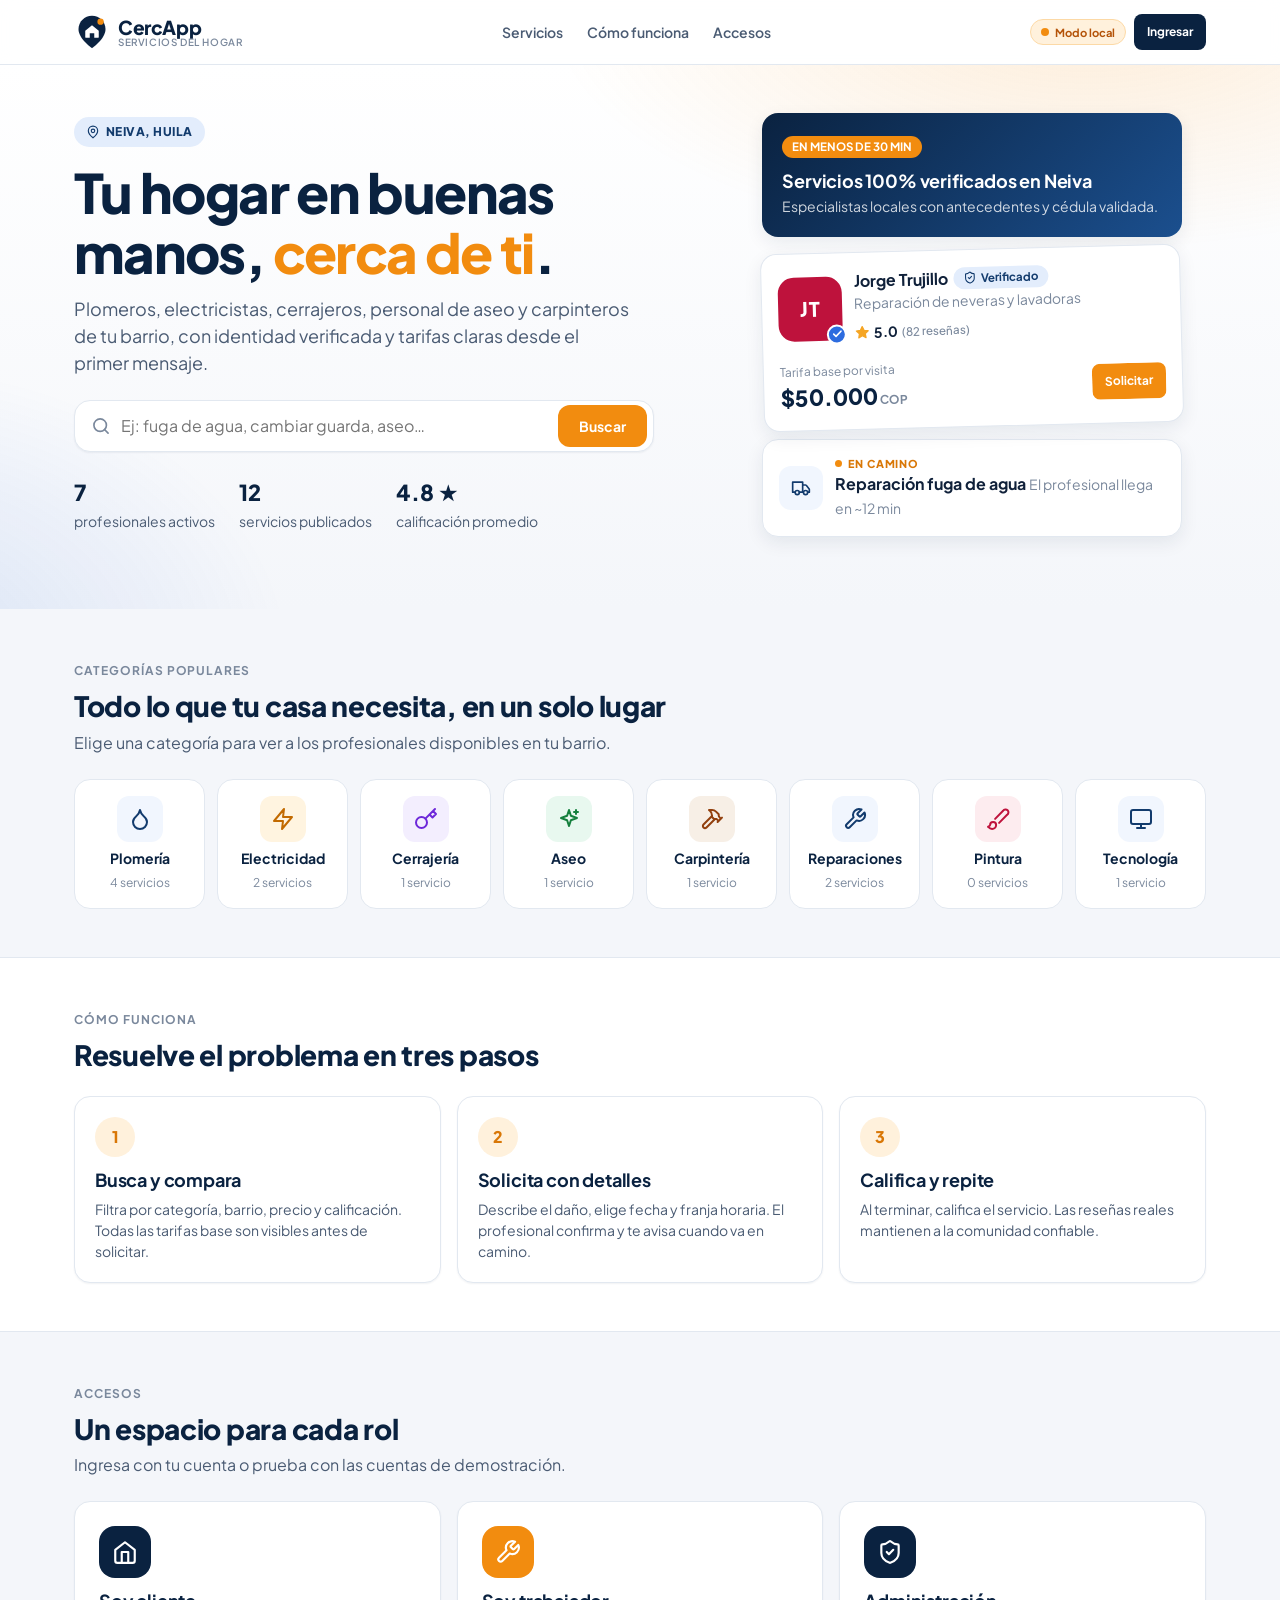
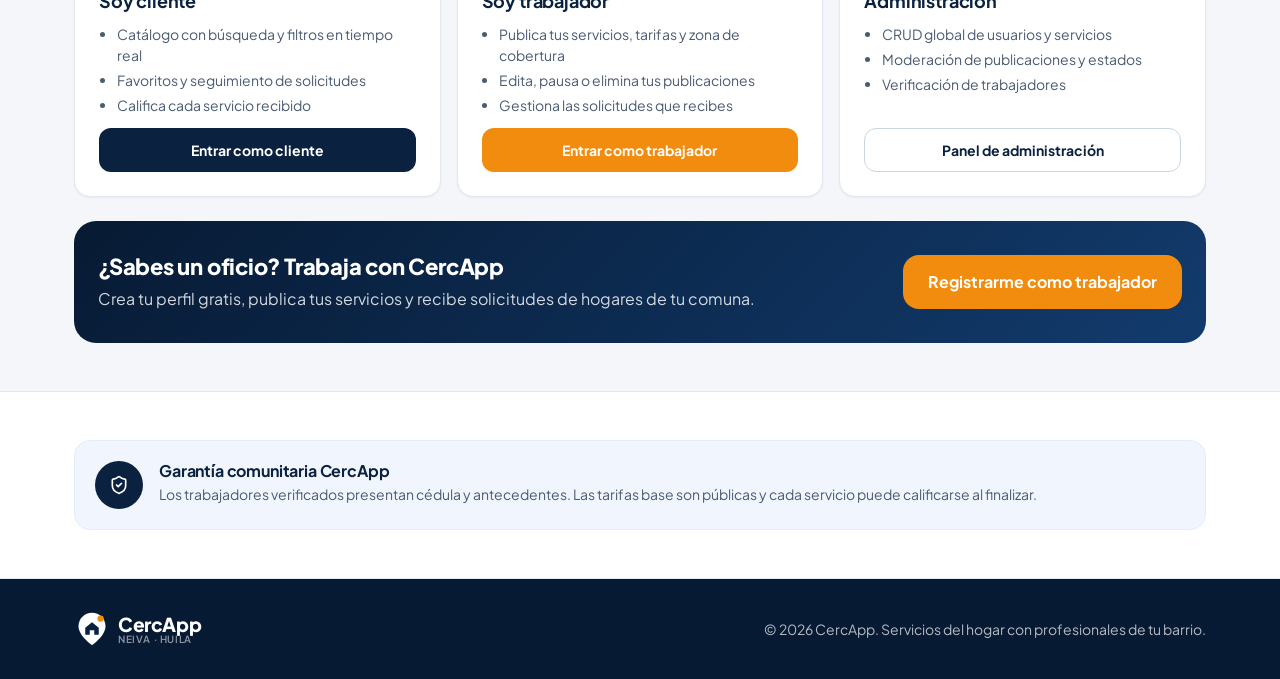
<file: index.html>
<!DOCTYPE html>
<!-- Ruta: index.html -->
<html lang="es">
<head>
  <meta charset="UTF-8">
  <meta name="viewport" content="width=device-width, initial-scale=1">
  <title>CercApp · Servicios del hogar confiables en Neiva</title>
  <meta name="description" content="CercApp conecta hogares de Neiva con plomeros, electricistas, cerrajeros, personal de aseo y carpinteros verificados.">
  <meta name="theme-color" content="#0a2240">
  <link rel="preconnect" href="https://fonts.googleapis.com">
  <link rel="preconnect" href="https://fonts.gstatic.com" crossorigin>
  <link href="https://fonts.googleapis.com/css2?family=Plus+Jakarta+Sans:wght@400;500;600;700;800&display=swap" rel="stylesheet">
  <link rel="stylesheet" href="styles.css">
</head>
<body class="page-landing">

  <!-- ===================== ENCABEZADO ===================== -->
  <header class="site-header">
    <div class="container site-header__inner">
      <a class="brand" href="index.html" aria-label="CercApp, inicio">
        <svg class="brand__mark" viewBox="0 0 40 40" aria-hidden="true"><path d="M20 2C11.7 2 5 8.6 5 16.8 5 28 20 38 20 38s15-10 15-21.2C35 8.6 28.3 2 20 2Z" fill="#0a2240"/><path d="M12.5 18.5 20 12.5l7.5 6v7a1 1 0 0 1-1 1h-4v-5h-5v5h-4a1 1 0 0 1-1-1z" fill="#fff"/><circle cx="29.5" cy="8.5" r="3.5" fill="#f28c0f"/></svg>
        <span class="brand__text"><strong>CercApp</strong><small>Servicios del hogar</small></span>
      </a>
      <nav class="site-nav" aria-label="Secciones">
        <a href="#categorias">Servicios</a>
        <a href="#como-funciona">Cómo funciona</a>
        <a href="#accesos">Accesos</a>
      </nav>
      <div class="site-header__actions">
        <span class="conn-badge" data-conexion>Conectando…</span>
        <button type="button" class="btn btn-primary btn-sm" data-abrir-acceso="CLIENTE">Ingresar</button>
      </div>
    </div>
  </header>

  <main>
    <!-- ===================== HÉROE ===================== -->
    <section class="hero">
      <div class="container hero__grid">
        <div class="hero__copy">
          <span class="eyebrow"><i data-icono="pin"></i> NEIVA, HUILA</span>
          <h1>Tu hogar en buenas manos, <span class="text-accent">cerca de ti</span>.</h1>
          <p class="lead">Plomeros, electricistas, cerrajeros, personal de aseo y carpinteros de tu barrio, con identidad verificada y tarifas claras desde el primer mensaje.</p>

          <form class="search-bar hero__search" id="form-busqueda-hero" role="search">
            <i data-icono="search"></i>
            <label for="busqueda-hero" class="sr-only">¿Qué necesitas arreglar?</label>
            <input id="busqueda-hero" name="q" type="search" placeholder="Ej: fuga de agua, cambiar guarda, aseo…" maxlength="60">
            <button type="submit" class="btn btn-accent">Buscar</button>
          </form>

          <ul class="hero__stats" aria-label="CercApp en cifras">
            <li><strong id="stat-profesionales">—</strong><span>profesionales activos</span></li>
            <li><strong id="stat-servicios">—</strong><span>servicios publicados</span></li>
            <li><strong id="stat-calificacion">—</strong><span>calificación promedio</span></li>
          </ul>
        </div>

        <!-- Vista previa ilustrativa inspirada en la app móvil -->
        <div class="hero__visual" aria-hidden="true">
          <div class="mock-banner">
            <span class="badge">EN MENOS DE 30 MIN</span>
            <h3>Servicios 100% verificados en Neiva</h3>
            <p>Especialistas locales con antecedentes y cédula validada.</p>
          </div>
          <div class="mock-card mock-card--tilt" id="mock-profesional"></div>
          <div class="mock-card">
            <div class="row">
              <span class="live-card__icon"><i data-icono="truck"></i></span>
              <div class="grow">
                <span class="live-card__label">EN CAMINO</span>
                <strong>Reparación fuga de agua</strong>
                <span class="subtle">El profesional llega en ~12 min</span>
              </div>
            </div>
          </div>
        </div>
      </div>
    </section>

    <!-- ===================== CATEGORÍAS ===================== -->
    <section class="section" id="categorias">
      <div class="container">
        <div class="section__head">
          <span class="label-caps">Categorías populares</span>
          <h2>Todo lo que tu casa necesita, en un solo lugar</h2>
          <p>Elige una categoría para ver a los profesionales disponibles en tu barrio.</p>
        </div>
        <div class="cat-grid cat-grid--landing" id="grid-categorias-landing"></div>
      </div>
    </section>

    <!-- ===================== CÓMO FUNCIONA ===================== -->
    <section class="section section--alt" id="como-funciona">
      <div class="container">
        <div class="section__head">
          <span class="label-caps">Cómo funciona</span>
          <h2>Resuelve el problema en tres pasos</h2>
        </div>
        <div class="steps">
          <article class="card step">
            <div class="step__num">1</div>
            <h3>Busca y compara</h3>
            <p>Filtra por categoría, barrio, precio y calificación. Todas las tarifas base son visibles antes de solicitar.</p>
          </article>
          <article class="card step">
            <div class="step__num">2</div>
            <h3>Solicita con detalles</h3>
            <p>Describe el daño, elige fecha y franja horaria. El profesional confirma y te avisa cuando va en camino.</p>
          </article>
          <article class="card step">
            <div class="step__num">3</div>
            <h3>Califica y repite</h3>
            <p>Al terminar, califica el servicio. Las reseñas reales mantienen a la comunidad confiable.</p>
          </article>
        </div>
      </div>
    </section>

    <!-- ===================== ACCESOS POR ROL ===================== -->
    <section class="section" id="accesos">
      <div class="container">
        <div class="section__head">
          <span class="label-caps">Accesos</span>
          <h2>Un espacio para cada rol</h2>
          <p>Ingresa con tu cuenta o prueba con las cuentas de demostración.</p>
        </div>
        <div class="role-grid">
          <article class="card role-card">
            <span class="role-card__icon"><i data-icono="home"></i></span>
            <h3>Soy cliente</h3>
            <ul>
              <li>Catálogo con búsqueda y filtros en tiempo real</li>
              <li>Favoritos y seguimiento de solicitudes</li>
              <li>Califica cada servicio recibido</li>
            </ul>
            <button type="button" class="btn btn-primary btn-block" data-abrir-acceso="CLIENTE">Entrar como cliente</button>
          </article>
          <article class="card role-card role-card--accent">
            <span class="role-card__icon"><i data-icono="wrench"></i></span>
            <h3>Soy trabajador</h3>
            <ul>
              <li>Publica tus servicios, tarifas y zona de cobertura</li>
              <li>Edita, pausa o elimina tus publicaciones</li>
              <li>Gestiona las solicitudes que recibes</li>
            </ul>
            <button type="button" class="btn btn-accent btn-block" data-abrir-acceso="TRABAJADOR">Entrar como trabajador</button>
          </article>
          <article class="card role-card">
            <span class="role-card__icon"><i data-icono="shield"></i></span>
            <h3>Administración</h3>
            <ul>
              <li>CRUD global de usuarios y servicios</li>
              <li>Moderación de publicaciones y estados</li>
              <li>Verificación de trabajadores</li>
            </ul>
            <button type="button" class="btn btn-outline btn-block" data-abrir-acceso="ADMIN">Panel de administración</button>
          </article>
        </div>

        <div class="cta-band mt-6">
          <div>
            <h2>¿Sabes un oficio? Trabaja con CercApp</h2>
            <p class="mt-2">Crea tu perfil gratis, publica tus servicios y recibe solicitudes de hogares de tu comuna.</p>
          </div>
          <button type="button" class="btn btn-accent btn-lg" data-abrir-acceso="TRABAJADOR" data-modo="registro">Registrarme como trabajador</button>
        </div>
      </div>
    </section>

    <section class="section section--alt">
      <div class="container">
        <div class="guarantee-card">
          <span class="guarantee-card__icon"><i data-icono="shield"></i></span>
          <div>
            <h3>Garantía comunitaria CercApp</h3>
            <p>Los trabajadores verificados presentan cédula y antecedentes. Las tarifas base son públicas y cada servicio puede calificarse al finalizar.</p>
          </div>
        </div>
      </div>
    </section>
  </main>

  <footer class="site-footer">
    <div class="container site-footer__inner">
      <span class="brand">
        <svg class="brand__mark" viewBox="0 0 40 40" aria-hidden="true"><path d="M20 2C11.7 2 5 8.6 5 16.8 5 28 20 38 20 38s15-10 15-21.2C35 8.6 28.3 2 20 2Z" fill="#fff"/><path d="M12.5 18.5 20 12.5l7.5 6v7a1 1 0 0 1-1 1h-4v-5h-5v5h-4a1 1 0 0 1-1-1z" fill="#0a2240"/><circle cx="29.5" cy="8.5" r="3.5" fill="#f28c0f"/></svg>
        <span class="brand__text"><strong>CercApp</strong><small>Neiva · Huila</small></span>
      </span>
      <p>© 2026 CercApp. Servicios del hogar con profesionales de tu barrio.</p>
    </div>
  </footer>

  <!-- ===================== MODAL DE ACCESO / REGISTRO ===================== -->
  <dialog class="modal" id="modal-acceso" aria-labelledby="titulo-acceso">
    <div class="modal__header">
      <h2 id="titulo-acceso">Ingresar a CercApp</h2>
      <button type="button" class="btn-icon" data-cerrar-modal aria-label="Cerrar"><i data-icono="x"></i></button>
    </div>
    <div class="modal__body stack">
      <div class="segmented segmented--dark" role="tablist" aria-label="Tipo de cuenta" id="selector-rol">
        <button type="button" role="tab" data-rol="CLIENTE" class="is-active">Cliente</button>
        <button type="button" role="tab" data-rol="TRABAJADOR">Trabajador</button>
        <button type="button" role="tab" data-rol="ADMIN">Administrador</button>
      </div>

      <div class="segmented" id="selector-modo" aria-label="Acción">
        <button type="button" data-modo="login" class="is-active">Iniciar sesión</button>
        <button type="button" data-modo="registro">Crear cuenta</button>
      </div>

      <!-- Inicio de sesión -->
      <form id="form-login" class="stack" novalidate>
        <div class="form-alert" role="alert"></div>
        <div class="field">
          <label for="login-email">Correo electrónico <span class="req">*</span></label>
          <input class="input" id="login-email" name="email" type="email" autocomplete="username" maxlength="120" placeholder="nombre@correo.com">
          <span class="field-error"></span>
        </div>
        <div class="field">
          <label for="login-password">Contraseña <span class="req">*</span></label>
          <input class="input" id="login-password" name="password" type="password" autocomplete="current-password" maxlength="100" placeholder="••••••••">
          <span class="field-error"></span>
        </div>
        <button type="submit" class="btn btn-primary btn-lg btn-block">Ingresar</button>
        <div class="demo-accounts">
          <div class="row-between wrap">
            <span>Cuenta demo: <code id="demo-email"></code> · <code id="demo-pass"></code></span>
            <button type="button" class="link-btn" id="btn-usar-demo">Usar cuenta demo</button>
          </div>
        </div>
      </form>

      <!-- Registro (clientes y trabajadores) -->
      <form id="form-registro" class="stack" novalidate hidden>
        <div class="form-alert" role="alert"></div>
        <div class="form-grid form-grid--2">
          <div class="field span-2">
            <label for="reg-nombre">Nombre completo <span class="req">*</span></label>
            <input class="input" id="reg-nombre" name="nombre" maxlength="100" autocomplete="name" placeholder="Ej: Laura Cristina Medina">
            <span class="field-error"></span>
          </div>
          <div class="field">
            <label for="reg-email">Correo <span class="req">*</span></label>
            <input class="input" id="reg-email" name="email" type="email" maxlength="120" autocomplete="email" placeholder="nombre@correo.com">
            <span class="field-error"></span>
          </div>
          <div class="field">
            <label for="reg-telefono">Celular (10 dígitos) <span class="req">*</span></label>
            <input class="input" id="reg-telefono" name="telefono" type="text" data-solo-numeros maxlength="10" placeholder="3001234567">
            <span class="field-error"></span>
          </div>
          <div class="field">
            <label for="reg-barrio">Barrio <span class="req">*</span></label>
            <select class="input" id="reg-barrio" name="barrio"></select>
            <span class="field-error"></span>
          </div>
          <div class="field">
            <label for="reg-password">Contraseña <span class="req">*</span></label>
            <input class="input" id="reg-password" name="password" type="password" maxlength="100" autocomplete="new-password" placeholder="Mínimo 6 caracteres">
            <span class="field-error"></span>
          </div>
          <!-- Solo trabajadores -->
          <div class="field span-2" data-solo-trabajador>
            <label for="reg-especialidad">Oficio o especialidad <span class="req">*</span></label>
            <input class="input" id="reg-especialidad" name="especialidad" maxlength="120" placeholder="Ej: Electricista residencial">
            <span class="field-error"></span>
          </div>
          <div class="field" data-solo-trabajador>
            <label for="reg-anios">Años de experiencia <span class="req">*</span></label>
            <input class="input" id="reg-anios" name="aniosExperiencia" type="text" data-solo-numeros maxlength="2" placeholder="0 a 60">
            <span class="field-error"></span>
          </div>
        </div>
        <button type="submit" class="btn btn-accent btn-lg btn-block">Crear mi cuenta</button>
        <p class="subtle">Las cuentas de trabajador quedan pendientes de verificación por el administrador.</p>
      </form>
    </div>
  </dialog>

  <script src="common.js"></script>
  <script>
    /* =====================================================================
     * Lógica de la landing (index.html)
     * - Estadísticas y categorías calculadas con los servicios reales (API o modo local)
     * - Acceso por rol: inicio de sesión, registro y redirección al panel correspondiente
     * ===================================================================== */
    (function () {
      'use strict';

      const CUENTAS_DEMO = {
        CLIENTE:    { email: 'sebastian.rojas@correo.com', password: 'cliente123' },
        TRABAJADOR: { email: 'carlos.mendez@cercapp.co',  password: 'trabajador123' },
        ADMIN:      { email: 'admin@cercapp.co',          password: 'admin123' },
      };
      const estado = { rol: 'CLIENTE', modo: 'login', destino: null };

      const modal = document.getElementById('modal-acceso');
      const formLogin = document.getElementById('form-login');
      const formRegistro = document.getElementById('form-registro');

      document.getElementById('reg-barrio').innerHTML = UI.opciones(BARRIOS_NEIVA, '', { vacio: 'Selecciona tu barrio' });

      /* ---------- Datos públicos: estadísticas, categorías y tarjeta de ejemplo ---------- */
      async function cargarResumen() {
        try {
          const servicios = await CercAPI.servicios.listar({ estado: 'PUBLICADO' });
          const activos = servicios.filter(s => s.trabajador && s.trabajador.estado !== 'SUSPENDIDO');
          const trabajadores = new Set(activos.map(s => s.trabajador.id));
          const conResenas = activos.filter(s => s.numResenas > 0);
          const promedio = conResenas.length ? conResenas.reduce((a, s) => a + Number(s.calificacion), 0) / conResenas.length : 0;
          document.getElementById('stat-profesionales').textContent = trabajadores.size;
          document.getElementById('stat-servicios').textContent = activos.length;
          document.getElementById('stat-calificacion').textContent = promedio ? `${promedio.toFixed(1)} ★` : '—';
          pintarCategorias(activos);
          pintarTarjetaEjemplo(activos[0]);
        } catch (e) {
          UI.toast(e.message, 'error');
        }
      }

      function pintarCategorias(servicios) {
        const cuenta = servicios.reduce((m, s) => (m[s.categoria] = (m[s.categoria] || 0) + 1, m), {});
        document.getElementById('grid-categorias-landing').innerHTML = Object.entries(CATEGORIAS).map(([clave, c]) => `
          <button type="button" class="cat-card" data-cat="${clave}">
            <span class="cat-card__icon">${UI.icono(c.icono)}</span>
            <strong>${UI.esc(c.nombre)}</strong>
            <small>${cuenta[clave] || 0} ${(cuenta[clave] || 0) === 1 ? "servicio" : "servicios"}</small>
          </button>`).join('');
      }

      function pintarTarjetaEjemplo(s) {
        const caja = document.getElementById('mock-profesional');
        if (!s) { caja.hidden = true; return; }
        caja.innerHTML = `
          <div class="row">
            ${UI.avatar(s.trabajador, 'lg')}
            <div class="grow">
              <div class="row wrap" style="gap:6px"><strong>${UI.esc(s.trabajador.nombre)}</strong>${UI.badgeVerificado(s.trabajador)}</div>
              <div class="subtle">${UI.esc(s.titulo)}</div>
              <div class="mt-2">${UI.calificacion(s.calificacion, s.numResenas)}</div>
            </div>
          </div>
          <div class="row-between mt-4">
            <div class="price"><small>Tarifa base ${UNIDADES_TARIFA[s.unidadTarifa]}</small><strong>${UI.moneda(s.tarifa)}<span>COP</span></strong></div>
            <span class="btn btn-accent btn-sm">Solicitar</span>
          </div>`;
      }

      /* ---------- Modal de acceso ---------- */
      function abrirAcceso(rol = 'CLIENTE', modo = 'login', destino = null) {
        estado.destino = destino;
        cambiarRol(rol);
        cambiarModo(modo);
        UI.abrirModal('modal-acceso');
        setTimeout(() => (modo === 'login' ? formLogin.email : formRegistro.nombre).focus(), 50);
      }

      function cambiarRol(rol) {
        estado.rol = rol;
        document.querySelectorAll('#selector-rol button').forEach(b => {
          b.classList.toggle('is-active', b.dataset.rol === rol);
          b.setAttribute('aria-selected', b.dataset.rol === rol);
        });
        // El administrador no se registra desde la web pública
        document.getElementById('selector-modo').hidden = rol === 'ADMIN';
        if (rol === 'ADMIN') cambiarModo('login');
        formRegistro.querySelectorAll('[data-solo-trabajador]').forEach(el => { el.hidden = rol !== 'TRABAJADOR'; });
        const demo = CUENTAS_DEMO[rol];
        document.getElementById('demo-email').textContent = demo.email;
        document.getElementById('demo-pass').textContent = demo.password;
        document.getElementById('titulo-acceso').textContent =
          { CLIENTE: 'Acceso de clientes', TRABAJADOR: 'Acceso de trabajadores', ADMIN: 'Acceso administrativo' }[rol];
        Validar.limpiar(formLogin);
        Validar.limpiar(formRegistro);
      }

      function cambiarModo(modo) {
        estado.modo = modo;
        document.querySelectorAll('#selector-modo button').forEach(b => b.classList.toggle('is-active', b.dataset.modo === modo));
        formLogin.hidden = modo !== 'login';
        formRegistro.hidden = modo !== 'registro';
      }

      /** Guarda la sesión y redirige al panel del rol (con búsqueda pendiente si la hay). */
      function entrar(usuario) {
        Sesion.iniciar(usuario);
        let destino = Sesion.rutaPorRol(usuario.rol);
        if (usuario.rol === 'CLIENTE' && estado.destino) destino += estado.destino;
        UI.toast(`¡Bienvenido, ${UI.primerNombre(usuario.nombre)}!`, 'exito');
        setTimeout(() => { window.location.href = destino; }, 350);
      }

      /* ---------- Inicio de sesión ---------- */
      formLogin.addEventListener('submit', async e => {
        e.preventDefault();
        const datos = Validar.formulario(formLogin, {
          email: [Validar.requerido, Validar.email],
          password: [Validar.requerido],
        });
        if (!datos) return;
        const boton = formLogin.querySelector('[type="submit"]');
        UI.cargando(boton, true);
        try {
          const usuario = await CercAPI.usuarios.login(datos.email, datos.password);
          if (usuario.rol !== estado.rol) {
            UI.toast(`Esta cuenta es de tipo ${usuario.rol.toLowerCase()}; te llevamos a su panel.`);
          }
          entrar(usuario);
        } catch (err) {
          Validar.mostrarErroresServidor(formLogin, err);
        } finally {
          UI.cargando(boton, false);
        }
      });

      document.getElementById('btn-usar-demo').addEventListener('click', () => {
        const demo = CUENTAS_DEMO[estado.rol];
        formLogin.email.value = demo.email;
        formLogin.password.value = demo.password;
        formLogin.requestSubmit();
      });

      /* ---------- Registro ---------- */
      formRegistro.addEventListener('submit', async e => {
        e.preventDefault();
        const esTrabajador = estado.rol === 'TRABAJADOR';
        const reglas = {
          nombre: [Validar.requerido, Validar.minLargo(3), Validar.soloLetras],
          email: [Validar.requerido, Validar.email],
          telefono: [Validar.requerido, Validar.telefono],
          barrio: [Validar.requerido],
          password: [Validar.requerido, Validar.minLargo(6)],
        };
        if (esTrabajador) {
          reglas.especialidad = [Validar.requerido, Validar.minLargo(4)];
          reglas.aniosExperiencia = [Validar.requerido, Validar.entero(0, 60, 'Los años de experiencia')];
        }
        const datos = Validar.formulario(formRegistro, reglas);
        if (!datos) return;
        const boton = formRegistro.querySelector('[type="submit"]');
        UI.cargando(boton, true);
        try {
          const usuario = await CercAPI.usuarios.crear({
            nombre: datos.nombre,
            email: datos.email,
            telefono: datos.telefono,
            password: datos.password,
            rol: estado.rol,
            ciudad: 'Neiva',
            barrio: datos.barrio,
            especialidad: esTrabajador ? datos.especialidad : null,
            aniosExperiencia: esTrabajador ? Number(datos.aniosExperiencia) : null,
            verificado: false,
            estado: 'ACTIVO',
          });
          entrar(usuario);
        } catch (err) {
          Validar.mostrarErroresServidor(formRegistro, err);
        } finally {
          UI.cargando(boton, false);
        }
      });

      /* ---------- Eventos generales ---------- */
      document.querySelectorAll('[data-abrir-acceso]').forEach(b =>
        b.addEventListener('click', () => abrirAcceso(b.dataset.abrirAcceso, b.dataset.modo || 'login')));
      document.getElementById('selector-rol').addEventListener('click', e => {
        const b = e.target.closest('[data-rol]'); if (b) cambiarRol(b.dataset.rol);
      });
      document.getElementById('selector-modo').addEventListener('click', e => {
        const b = e.target.closest('[data-modo]'); if (b) cambiarModo(b.dataset.modo);
      });

      // Búsqueda y categorías: llevan al portal del cliente con el filtro aplicado
      function irAlCatalogo(parametros) {
        const sesion = Sesion.obtener();
        if (sesion && sesion.rol === 'CLIENTE') window.location.href = 'cliente_portal.html' + parametros;
        else abrirAcceso('CLIENTE', 'login', parametros);
      }
      document.getElementById('form-busqueda-hero').addEventListener('submit', e => {
        e.preventDefault();
        const q = e.target.q.value.trim();
        irAlCatalogo(q ? qs({ q }) : '');
      });
      document.getElementById('grid-categorias-landing').addEventListener('click', e => {
        const b = e.target.closest('[data-cat]'); if (b) irAlCatalogo(qs({ categoria: b.dataset.cat }));
      });

      document.addEventListener('cercapp:recargar', cargarResumen);

      // ?acceso=cliente|trabajador|admin  → abre el acceso (viene de un panel protegido)
      const acceso = new URLSearchParams(location.search).get('acceso');
      if (acceso && ['cliente', 'trabajador', 'admin'].includes(acceso)) abrirAcceso(acceso.toUpperCase());

      cargarResumen();
    })();
  </script>
</body>
</html>
</file>
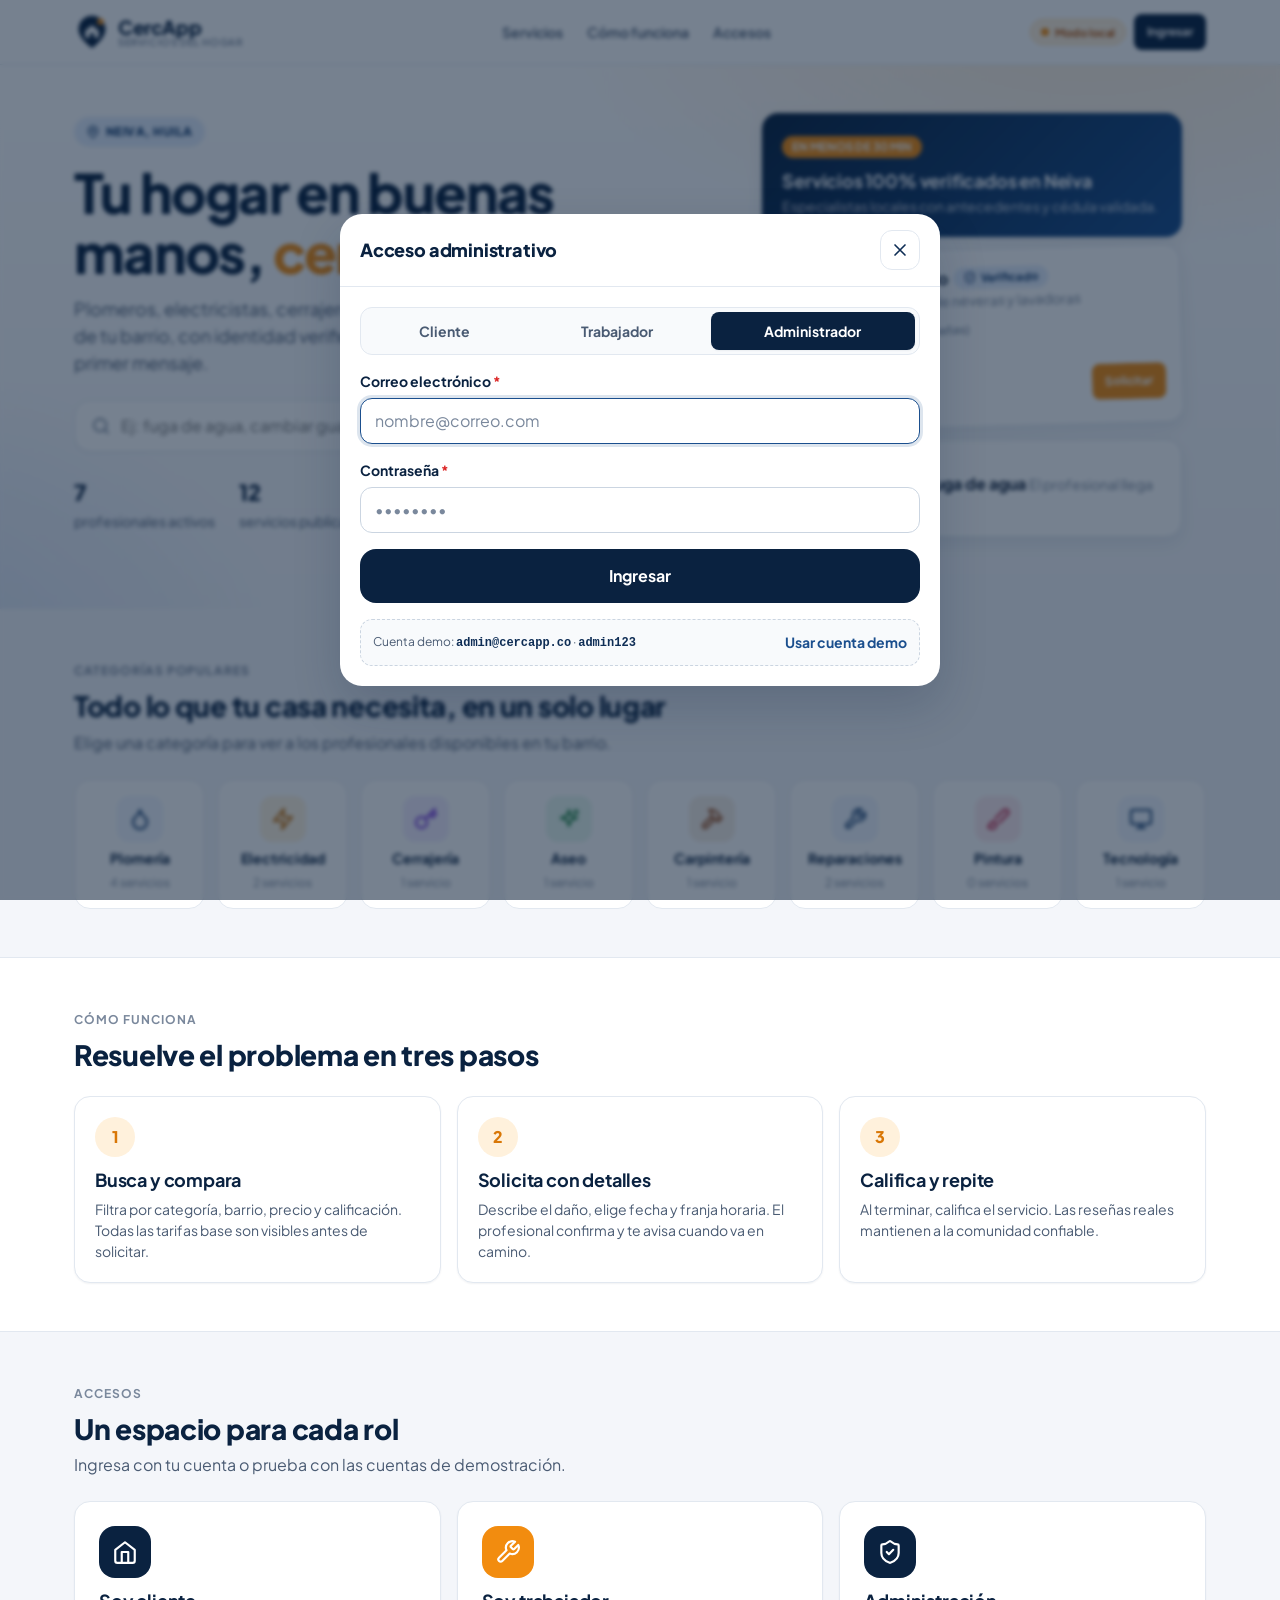
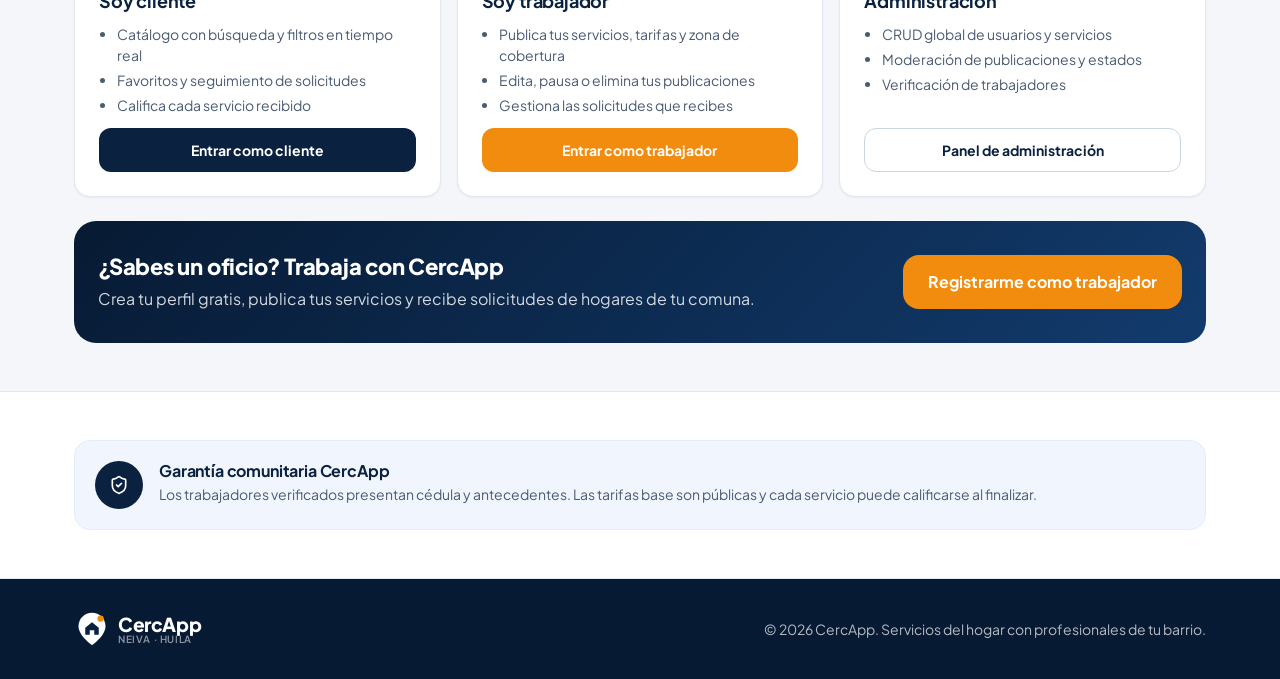
<file: admin_dashboard.html>
<!DOCTYPE html>
<!-- Ruta: admin_dashboard.html -->
<html lang="es">
<head>
  <meta charset="UTF-8">
  <meta name="viewport" content="width=device-width, initial-scale=1">
  <title>CercApp · Panel de administración</title>
  <meta name="theme-color" content="#071a33">
  <link rel="preconnect" href="https://fonts.googleapis.com">
  <link rel="preconnect" href="https://fonts.gstatic.com" crossorigin>
  <link href="https://fonts.googleapis.com/css2?family=Plus+Jakarta+Sans:wght@400;500;600;700;800&display=swap" rel="stylesheet">
  <link rel="stylesheet" href="styles.css">
</head>
<body class="page-admin">
  <div class="admin-layout">

    <!-- ===================== BARRA LATERAL ===================== -->
    <aside class="sidebar">
      <div class="sidebar__top">
        <a class="brand" href="index.html" aria-label="CercApp, inicio">
          <svg class="brand__mark" viewBox="0 0 40 40" aria-hidden="true"><path d="M20 2C11.7 2 5 8.6 5 16.8 5 28 20 38 20 38s15-10 15-21.2C35 8.6 28.3 2 20 2Z" fill="#fff"/><path d="M12.5 18.5 20 12.5l7.5 6v7a1 1 0 0 1-1 1h-4v-5h-5v5h-4a1 1 0 0 1-1-1z" fill="#0a2240"/><circle cx="29.5" cy="8.5" r="3.5" fill="#f28c0f"/></svg>
          <span class="brand__text"><strong>CercApp</strong><small>Administración</small></span>
        </a>
        <button type="button" class="btn-icon" data-salir aria-label="Cerrar sesión"><i data-icono="logout"></i></button>
      </div>
      <nav class="sidebar__nav" id="nav-admin" aria-label="Secciones">
        <button type="button" class="sidebar__link is-active" data-vista="resumen"><i data-icono="chart"></i> Resumen</button>
        <button type="button" class="sidebar__link" data-vista="usuarios"><i data-icono="users"></i> Usuarios</button>
        <button type="button" class="sidebar__link" data-vista="servicios"><i data-icono="briefcase"></i> Servicios <span class="count" id="cuenta-pendientes"></span></button>
        <button type="button" class="sidebar__link" data-vista="solicitudes"><i data-icono="clipboard"></i> Solicitudes</button>
      </nav>
      <div class="sidebar__foot">
        <span class="conn-badge" data-conexion>Conectando…</span>
        <button type="button" class="sidebar__link" id="btn-restablecer"><i data-icono="refresh"></i> Restablecer datos demo</button>
        <button type="button" class="sidebar__link" data-salir><i data-icono="logout"></i> Cerrar sesión</button>
      </div>
    </aside>

    <main class="admin-main">

      <!-- ===================== VISTA: RESUMEN ===================== -->
      <section class="vista" id="vista-resumen">
        <div class="admin-topbar">
          <div>
            <p class="subtle" id="saludo-admin">Panel de control</p>
            <h1>Resumen de la plataforma</h1>
          </div>
          <span class="conn-badge" data-conexion>Conectando…</span>
        </div>
        <div class="stat-grid" id="estadisticas"></div>
        <div class="panel-grid">
          <div class="card panel">
            <div class="row-between">
              <h2>Pendientes de moderación</h2>
              <button type="button" class="link-btn" data-ir="servicios" data-filtro-estado="PENDIENTE">Ver todos</button>
            </div>
            <div id="lista-moderacion"></div>
          </div>
          <div class="card panel">
            <h2>Servicios publicados por categoría</h2>
            <div class="bar-list" id="barras-categorias"></div>
          </div>
        </div>
      </section>

      <!-- ===================== VISTA: USUARIOS (CRUD) ===================== -->
      <section class="vista" id="vista-usuarios" hidden>
        <div class="admin-topbar">
          <div>
            <h1>Usuarios</h1>
            <p class="muted" id="conteo-usuarios"></p>
          </div>
          <button type="button" class="btn btn-accent" id="btn-nuevo-usuario"><i data-icono="plus"></i> Nuevo usuario</button>
        </div>
        <div class="toolbar">
          <label class="search-bar" for="buscar-usuario">
            <i data-icono="search"></i><span class="sr-only">Buscar usuario</span>
            <input id="buscar-usuario" type="search" placeholder="Buscar por nombre, correo, teléfono o barrio" autocomplete="off">
          </label>
          <select class="input" id="filtro-rol" aria-label="Filtrar por rol">
            <option value="">Todos los roles</option>
            <option value="ADMIN">Administradores</option>
            <option value="TRABAJADOR">Trabajadores</option>
            <option value="CLIENTE">Clientes</option>
          </select>
          <select class="input" id="filtro-estado-usuario" aria-label="Filtrar por estado">
            <option value="">Todos los estados</option>
            <option value="ACTIVO">Activos</option>
            <option value="SUSPENDIDO">Suspendidos</option>
          </select>
        </div>
        <div class="table-wrap">
          <table class="table">
            <thead>
              <tr><th>Usuario</th><th>Rol</th><th>Teléfono</th><th>Barrio</th><th>Verificado</th><th>Estado</th><th style="text-align:right">Acciones</th></tr>
            </thead>
            <tbody id="tabla-usuarios"></tbody>
          </table>
        </div>
      </section>

      <!-- ===================== VISTA: SERVICIOS (CRUD + MODERACIÓN) ===================== -->
      <section class="vista" id="vista-servicios" hidden>
        <div class="admin-topbar">
          <div>
            <h1>Servicios del hogar</h1>
            <p class="muted" id="conteo-servicios"></p>
          </div>
          <button type="button" class="btn btn-accent" id="btn-nuevo-servicio"><i data-icono="plus"></i> Nuevo servicio</button>
        </div>
        <div class="toolbar">
          <label class="search-bar" for="buscar-servicio">
            <i data-icono="search"></i><span class="sr-only">Buscar servicio</span>
            <input id="buscar-servicio" type="search" placeholder="Buscar por título, trabajador o barrio" autocomplete="off">
          </label>
          <select class="input" id="filtro-categoria" aria-label="Filtrar por categoría"></select>
          <select class="input" id="filtro-estado-servicio" aria-label="Filtrar por estado">
            <option value="">Todos los estados</option>
            <option value="PENDIENTE">En revisión</option>
            <option value="PUBLICADO">Publicados</option>
            <option value="PAUSADO">Pausados</option>
            <option value="RECHAZADO">Rechazados</option>
          </select>
        </div>
        <div class="table-wrap">
          <table class="table">
            <thead>
              <tr><th>Servicio</th><th>Trabajador</th><th>Tarifa</th><th>Reputación</th><th>Estado (moderación)</th><th style="text-align:right">Acciones</th></tr>
            </thead>
            <tbody id="tabla-servicios"></tbody>
          </table>
        </div>
      </section>

      <!-- ===================== VISTA: SOLICITUDES ===================== -->
      <section class="vista" id="vista-solicitudes" hidden>
        <div class="admin-topbar">
          <div>
            <h1>Solicitudes</h1>
            <p class="muted" id="conteo-solicitudes"></p>
          </div>
        </div>
        <div class="toolbar">
          <label class="search-bar" for="buscar-solicitud">
            <i data-icono="search"></i><span class="sr-only">Buscar solicitud</span>
            <input id="buscar-solicitud" type="search" placeholder="Buscar por cliente, servicio o barrio" autocomplete="off">
          </label>
          <select class="input" id="filtro-estado-solicitud" aria-label="Filtrar por estado"></select>
        </div>
        <div class="table-wrap">
          <table class="table">
            <thead>
              <tr><th>Cliente</th><th>Servicio</th><th>Fecha</th><th>Calificación</th><th>Estado</th><th style="text-align:right">Acciones</th></tr>
            </thead>
            <tbody id="tabla-solicitudes"></tbody>
          </table>
        </div>
      </section>
    </main>
  </div>

  <!-- ===================== MODAL: USUARIO ===================== -->
  <dialog class="modal modal--wide" id="modal-usuario" aria-labelledby="titulo-modal-usuario">
    <div class="modal__header">
      <h2 id="titulo-modal-usuario">Nuevo usuario</h2>
      <button type="button" class="btn-icon" data-cerrar-modal aria-label="Cerrar"><i data-icono="x"></i></button>
    </div>
    <form id="form-usuario" class="modal__body stack" novalidate>
      <input type="hidden" name="editandoId">
      <div class="form-alert" role="alert"></div>
      <div class="form-grid form-grid--2">
        <div class="field span-2">
          <label for="usr-nombre">Nombre completo <span class="req">*</span></label>
          <input class="input" id="usr-nombre" name="nombre" maxlength="100">
          <span class="field-error"></span>
        </div>
        <div class="field">
          <label for="usr-email">Correo <span class="req">*</span></label>
          <input class="input" id="usr-email" name="email" type="email" maxlength="120">
          <span class="field-error"></span>
        </div>
        <div class="field">
          <label for="usr-telefono">Teléfono (10 dígitos) <span class="req">*</span></label>
          <input class="input" id="usr-telefono" name="telefono" type="text" data-solo-numeros maxlength="10">
          <span class="field-error"></span>
        </div>
        <div class="field">
          <label for="usr-rol">Rol <span class="req">*</span></label>
          <select class="input" id="usr-rol" name="rol">
            <option value="">Selecciona un rol</option>
            <option value="CLIENTE">Cliente</option>
            <option value="TRABAJADOR">Trabajador</option>
            <option value="ADMIN">Administrador</option>
          </select>
          <span class="field-error"></span>
        </div>
        <div class="field">
          <label for="usr-estado">Estado <span class="req">*</span></label>
          <select class="input" id="usr-estado" name="estado">
            <option value="ACTIVO">Activo</option>
            <option value="SUSPENDIDO">Suspendido</option>
          </select>
          <span class="field-error"></span>
        </div>
        <div class="field">
          <label for="usr-barrio">Barrio</label>
          <select class="input" id="usr-barrio" name="barrio"></select>
          <span class="field-error"></span>
        </div>
        <div class="field">
          <label for="usr-direccion">Dirección</label>
          <input class="input" id="usr-direccion" name="direccion" maxlength="150">
          <span class="field-error"></span>
        </div>
        <div class="field span-2" data-solo-trabajador>
          <label for="usr-especialidad">Especialidad <span class="req">*</span></label>
          <input class="input" id="usr-especialidad" name="especialidad" maxlength="120">
          <span class="field-error"></span>
        </div>
        <div class="field" data-solo-trabajador>
          <label for="usr-anios">Años de experiencia <span class="req">*</span></label>
          <input class="input" id="usr-anios" name="aniosExperiencia" type="text" data-solo-numeros maxlength="2" placeholder="0 a 60">
          <span class="field-error"></span>
        </div>
        <div class="field" data-solo-trabajador>
          <span class="field-label">Verificación</span>
          <label class="check-row" style="min-height:46px"><input type="checkbox" name="verificado"> Cédula y antecedentes verificados</label>
        </div>
        <div class="field span-2">
          <label for="usr-password">Contraseña <span class="req" id="req-password">*</span></label>
          <input class="input" id="usr-password" name="password" type="password" maxlength="100" autocomplete="new-password">
          <span class="field-hint" id="ayuda-password">Mínimo 6 caracteres.</span>
          <span class="field-error"></span>
        </div>
      </div>
      <div class="row wrap" style="justify-content:flex-end">
        <button type="button" class="btn btn-ghost" data-cerrar-modal>Cancelar</button>
        <button type="submit" class="btn btn-primary">Guardar usuario</button>
      </div>
    </form>
  </dialog>

  <!-- ===================== MODAL: SERVICIO ===================== -->
  <dialog class="modal modal--wide" id="modal-servicio" aria-labelledby="titulo-modal-servicio">
    <div class="modal__header">
      <h2 id="titulo-modal-servicio">Nuevo servicio</h2>
      <button type="button" class="btn-icon" data-cerrar-modal aria-label="Cerrar"><i data-icono="x"></i></button>
    </div>
    <form id="form-servicio" class="modal__body stack" novalidate>
      <input type="hidden" name="editandoId">
      <div class="form-alert" role="alert"></div>
      <div class="form-grid form-grid--2">
        <div class="field span-2">
          <label for="adm-svc-trabajador">Trabajador que presta el servicio <span class="req">*</span></label>
          <select class="input" id="adm-svc-trabajador" name="trabajadorId"></select>
          <span class="field-error"></span>
        </div>
        <div class="field">
          <label for="adm-svc-categoria">Categoría <span class="req">*</span></label>
          <select class="input" id="adm-svc-categoria" name="categoria"></select>
          <span class="field-error"></span>
        </div>
        <div class="field">
          <label for="adm-svc-titulo">Título <span class="req">*</span></label>
          <input class="input" id="adm-svc-titulo" name="titulo" maxlength="120">
          <span class="field-error"></span>
        </div>
        <div class="field">
          <label for="adm-svc-tarifa">Tarifa base (COP) <span class="req">*</span></label>
          <input class="input" id="adm-svc-tarifa" name="tarifa" type="text" data-solo-numeros maxlength="8" placeholder="Ej: 45000">
          <span class="field-error"></span>
        </div>
        <div class="field">
          <label for="adm-svc-unidad">Se cobra <span class="req">*</span></label>
          <select class="input" id="adm-svc-unidad" name="unidadTarifa"></select>
          <span class="field-error"></span>
        </div>
        <div class="field">
          <label for="adm-svc-estado">Estado de publicación <span class="req">*</span></label>
          <select class="input" id="adm-svc-estado" name="estado"></select>
          <span class="field-error"></span>
        </div>
        <div class="field">
          <label for="adm-svc-disponibilidad">Disponibilidad <span class="req">*</span></label>
          <input class="input" id="adm-svc-disponibilidad" name="disponibilidad" maxlength="150" list="adm-lista-disponibilidad">
          <datalist id="adm-lista-disponibilidad"></datalist>
          <span class="field-error"></span>
        </div>
        <div class="field span-2">
          <span class="field-label">Zona de cobertura <span class="req">*</span></span>
          <div class="chip-row chip-row--wrap" id="adm-svc-zonas" role="group" aria-label="Barrios de cobertura"></div>
          <span class="field-error"></span>
        </div>
        <div class="field span-2">
          <div class="field-row">
            <label for="adm-svc-descripcion">Descripción <span class="req">*</span></label>
            <span class="char-count" id="contador-adm-svc"></span>
          </div>
          <textarea class="input" id="adm-svc-descripcion" name="descripcion" maxlength="1000" data-contador="contador-adm-svc"></textarea>
          <span class="field-error"></span>
        </div>
      </div>
      <div class="row wrap" style="justify-content:flex-end">
        <button type="button" class="btn btn-ghost" data-cerrar-modal>Cancelar</button>
        <button type="submit" class="btn btn-primary">Guardar servicio</button>
      </div>
    </form>
  </dialog>

  <script src="common.js"></script>
  <script src="admin_dashboard.js"></script>
</body>
</html>
</file>
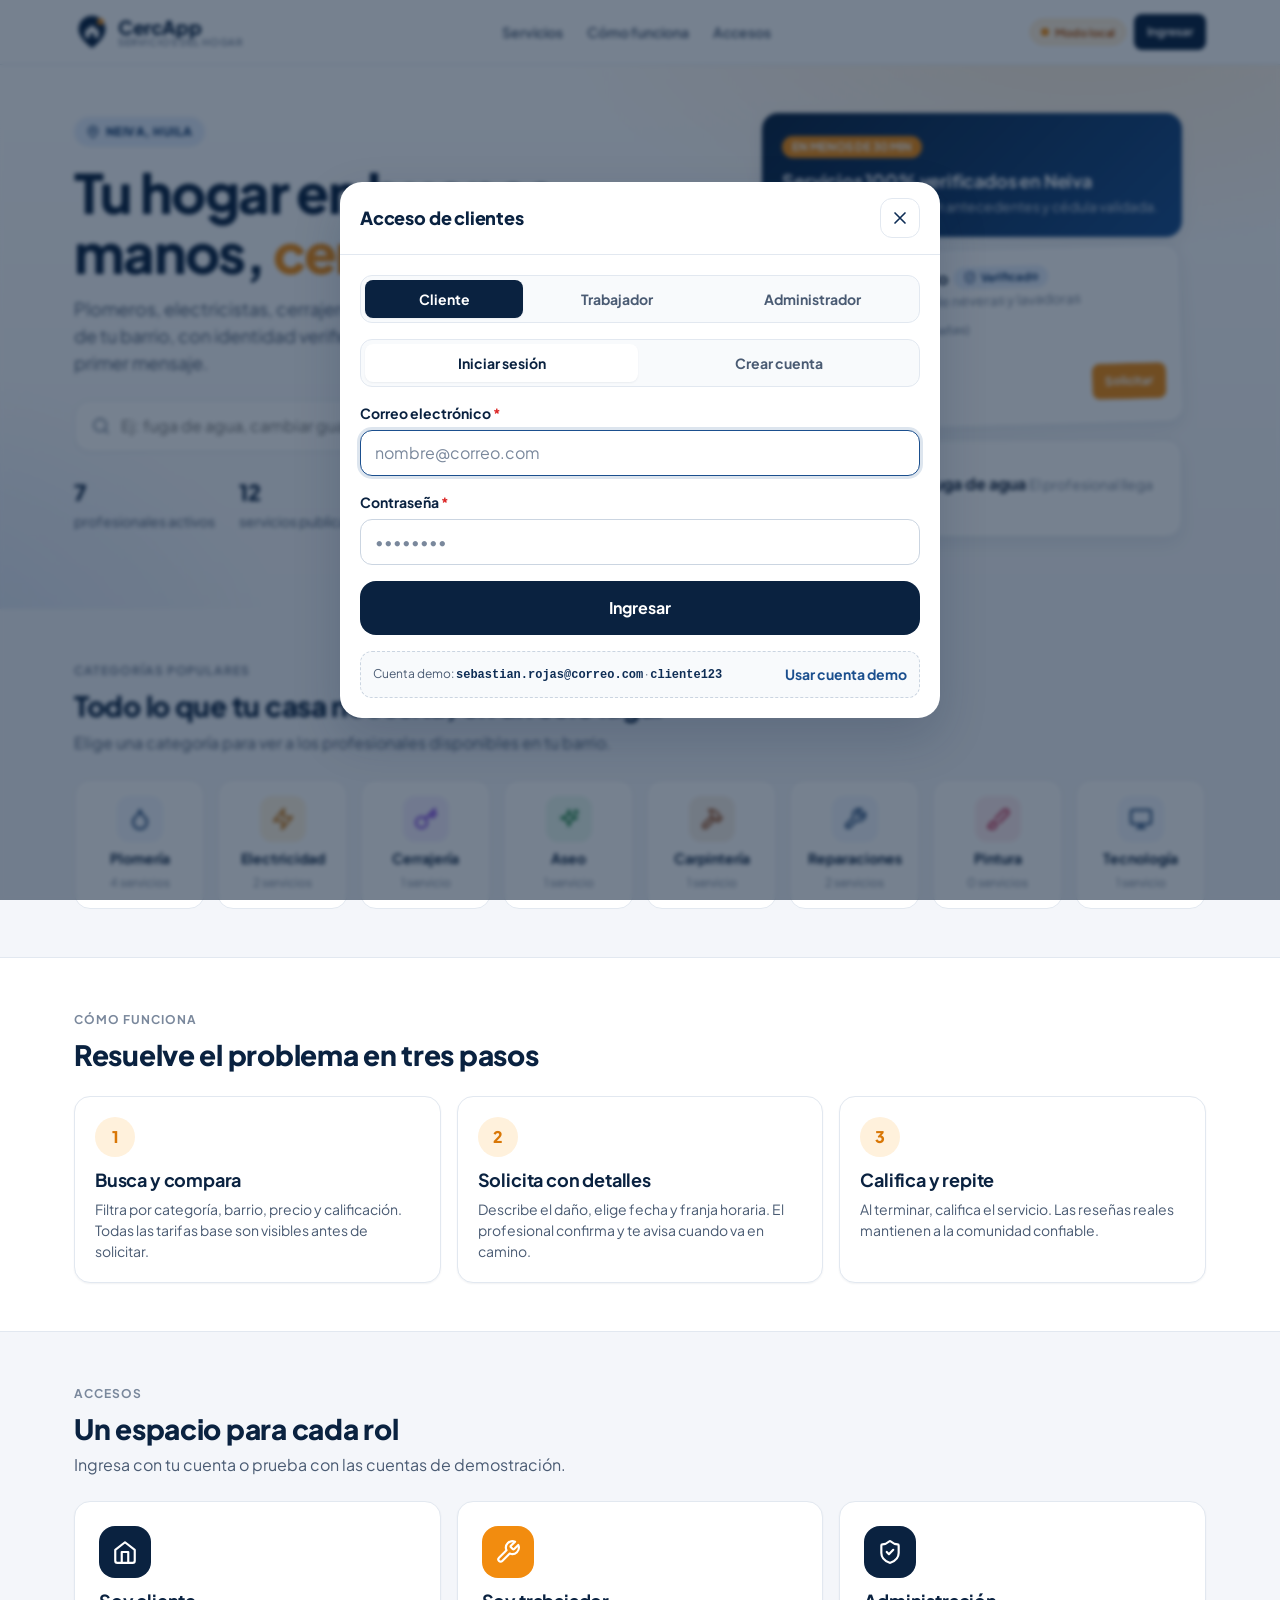
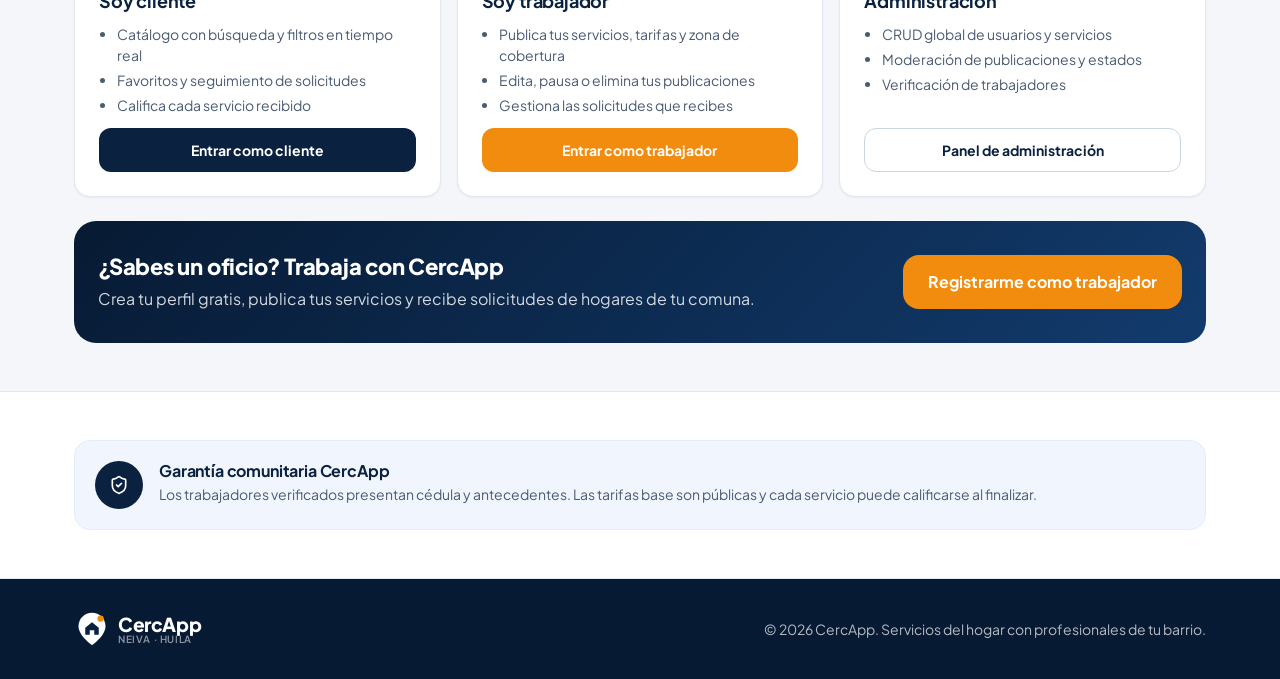
<file: cliente_portal.html>
<!DOCTYPE html>
<!-- Ruta: cliente_portal.html -->
<html lang="es">
<head>
  <meta charset="UTF-8">
  <meta name="viewport" content="width=device-width, initial-scale=1">
  <title>CercApp · Portal del cliente</title>
  <meta name="theme-color" content="#0a2240">
  <link rel="preconnect" href="https://fonts.googleapis.com">
  <link rel="preconnect" href="https://fonts.gstatic.com" crossorigin>
  <link href="https://fonts.googleapis.com/css2?family=Plus+Jakarta+Sans:wght@400;500;600;700;800&display=swap" rel="stylesheet">
  <link rel="stylesheet" href="styles.css">
</head>
<body class="page-app">

  <!-- ===================== ENCABEZADO ===================== -->
  <header class="app-header">
    <div class="container app-header__inner">
      <a class="brand" href="index.html" aria-label="CercApp, inicio">
        <svg class="brand__mark" viewBox="0 0 40 40" aria-hidden="true"><path d="M20 2C11.7 2 5 8.6 5 16.8 5 28 20 38 20 38s15-10 15-21.2C35 8.6 28.3 2 20 2Z" fill="#0a2240"/><path d="M12.5 18.5 20 12.5l7.5 6v7a1 1 0 0 1-1 1h-4v-5h-5v5h-4a1 1 0 0 1-1-1z" fill="#fff"/><circle cx="29.5" cy="8.5" r="3.5" fill="#f28c0f"/></svg>
        <span class="brand__text"><strong>CercApp</strong><small>Servicios del hogar</small></span>
      </a>
      <div class="app-header__right">
        <span class="conn-badge" data-conexion>Conectando…</span>
        <span class="location-pill"><i data-icono="pin"></i> Neiva, Huila</span>
        <button type="button" class="avatar-btn" id="btn-avatar" aria-label="Ir a mi perfil"></button>
      </div>
    </div>
  </header>

  <!-- Navegación: barra inferior en móvil, pestañas en escritorio -->
  <nav class="app-tabs" aria-label="Secciones del portal">
    <div class="app-tabs__inner" id="tabs">
      <button type="button" class="app-tab is-active" data-vista="explorar"><i data-icono="compass"></i>Explorar</button>
      <button type="button" class="app-tab" data-vista="favoritos"><i data-icono="heart"></i>Favoritos<span class="app-tab__count" id="cuenta-favoritos"></span></button>
      <button type="button" class="app-tab" data-vista="solicitudes"><i data-icono="clipboard"></i>Mis solicitudes<span class="app-tab__count" id="cuenta-solicitudes"></span></button>
      <button type="button" class="app-tab" data-vista="perfil"><i data-icono="user"></i>Mi perfil</button>
    </div>
  </nav>

  <main class="container app-main">

    <!-- ===================== VISTA: EXPLORAR ===================== -->
    <section class="vista" id="vista-explorar" aria-labelledby="saludo">
      <div class="greeting">
        <p class="greeting__hi">¡Hola de nuevo! 👋</p>
        <h1 id="saludo">¡Hola!</h1>
        <p>¿Qué servicio necesitas hoy en Neiva?</p>
      </div>

      <div class="stack">
        <div class="search-row">
          <label class="search-bar" for="buscador">
            <i data-icono="search"></i>
            <span class="sr-only">Buscar servicios</span>
            <input id="buscador" type="search" placeholder="Busca plomero, electricista, cerrajero…" maxlength="60" autocomplete="off">
          </label>
          <button type="button" class="btn-icon btn-icon--solid" id="btn-filtros" aria-expanded="false" aria-controls="panel-filtros" aria-label="Mostrar filtros">
            <i data-icono="sliders"></i>
          </button>
        </div>

        <!-- Filtros avanzados -->
        <form class="card filter-panel" id="panel-filtros" hidden novalidate>
          <div class="field">
            <label for="filtro-precio">Tarifa máxima (COP)</label>
            <input class="input" id="filtro-precio" name="precioMax" type="text" data-solo-numeros maxlength="7" placeholder="Ej: 60000">
            <span class="field-error"></span>
          </div>
          <div class="field">
            <label for="filtro-calificacion">Calificación mínima</label>
            <select class="input" id="filtro-calificacion" name="calificacionMin">
              <option value="0">Cualquiera</option>
              <option value="4">4.0 ★ o más</option>
              <option value="4.5">4.5 ★ o más</option>
              <option value="4.8">4.8 ★ o más</option>
            </select>
          </div>
          <div class="field">
            <label for="filtro-orden">Ordenar por</label>
            <select class="input" id="filtro-orden" name="orden">
              <option value="relevancia">Recomendados</option>
              <option value="calificacion">Mejor calificados</option>
              <option value="precio-asc">Menor tarifa</option>
              <option value="precio-desc">Mayor tarifa</option>
              <option value="resenas">Más reseñas</option>
            </select>
          </div>
          <div class="field">
            <span class="field-label">Confianza</span>
            <label class="check-row" style="min-height:46px"><input type="checkbox" name="soloVerificados"> Solo verificados</label>
          </div>
          <div class="filter-panel__actions">
            <span class="subtle">Los resultados se actualizan mientras escribes.</span>
            <button type="button" class="btn btn-ghost btn-sm" id="btn-limpiar-filtros">Limpiar filtros</button>
          </div>
        </form>
      </div>

      <div class="promo-banner">
        <span class="badge">EN MENOS DE 30 MIN</span>
        <h2>Servicios 100% verificados en Neiva</h2>
        <p>Especialistas locales con antecedentes y cédula validada.</p>
        <svg class="promo-banner__shield" viewBox="0 0 24 24" fill="none" stroke="currentColor" stroke-width="1.5" aria-hidden="true"><path d="M20 13c0 5-3.5 7.5-7.7 9a1 1 0 0 1-.6 0C7.5 20.5 4 18 4 13V6a1 1 0 0 1 1-1c2 0 4.5-1.2 6.2-2.7a1.2 1.2 0 0 1 1.6 0C14.5 3.8 17 5 19 5a1 1 0 0 1 1 1z"/><path d="m9 12 2 2 4-4"/></svg>
      </div>

      <!-- Solicitud en curso (se muestra solo si hay una activa) -->
      <div class="card live-card" id="tarjeta-en-curso" hidden></div>

      <div>
        <div class="section-head">
          <h2>Categorías populares</h2>
          <button type="button" class="link-btn" id="btn-todas-categorias">Ver todas</button>
        </div>
        <div class="cat-grid" id="grid-categorias"></div>
      </div>

      <div>
        <p class="label-caps" style="margin-bottom:8px">Filtrar por barrio</p>
        <div class="chip-row" id="chips-barrios"></div>
      </div>

      <div class="explorar-layout">
        <div class="stack">
          <div class="section-head">
            <div>
              <h2 id="titulo-resultados">Profesionales destacados</h2>
              <p class="subtle" id="conteo-resultados">Cargando…</p>
            </div>
          </div>
          <div class="active-filters" id="filtros-activos"></div>
          <div class="pro-list" id="lista-servicios">
            <div class="skeleton"></div><div class="skeleton"></div>
          </div>
        </div>
        <aside class="explorar-aside">
          <div class="guarantee-card">
            <span class="guarantee-card__icon"><i data-icono="shield"></i></span>
            <div>
              <h3>Garantía comunitaria CercApp</h3>
              <p>Tu pago permanece protegido hasta que confirmes la entrega satisfactoria del servicio en Neiva.</p>
            </div>
          </div>
        </aside>
      </div>
    </section>

    <!-- ===================== VISTA: FAVORITOS ===================== -->
    <section class="vista" id="vista-favoritos" hidden>
      <div class="vista-head">
        <h1>Mis favoritos</h1>
        <p class="muted">Los servicios que guardaste para contratar rápido.</p>
      </div>
      <div class="pro-list" id="lista-favoritos"></div>
    </section>

    <!-- ===================== VISTA: SOLICITUDES ===================== -->
    <section class="vista" id="vista-solicitudes" hidden>
      <div class="vista-head">
        <p class="subtle">Historial y estado actual</p>
        <h1>Servicios contratados</h1>
      </div>
      <div class="segmented" id="filtro-solicitudes" role="tablist" aria-label="Filtrar solicitudes">
        <button type="button" data-filtro="TODAS" class="is-active">Todas</button>
        <button type="button" data-filtro="PENDIENTES">Pendientes</button>
        <button type="button" data-filtro="EN_PROCESO">En proceso</button>
        <button type="button" data-filtro="COMPLETADAS">Completadas</button>
        <button type="button" data-filtro="CANCELADAS">Canceladas</button>
      </div>
      <div class="order-list" id="lista-solicitudes"></div>
      <div class="guarantee-card">
        <span class="guarantee-card__icon"><i data-icono="shield"></i></span>
        <div>
          <h3>Garantía CercApp Neiva</h3>
          <p>Todos los trabajos cuentan con soporte y cobertura directa por 30 días.</p>
        </div>
      </div>
    </section>

    <!-- ===================== VISTA: PERFIL ===================== -->
    <section class="vista" id="vista-perfil" hidden>
      <div class="vista-head">
        <h1>Mi perfil</h1>
        <p class="muted">Tus datos de contacto se comparten con el profesional solo cuando solicitas un servicio.</p>
      </div>
      <div class="card card-pad stack">
        <div class="row" id="perfil-resumen"></div>
        <form id="form-perfil" class="stack" novalidate>
          <div class="form-alert" role="alert"></div>
          <div class="form-grid form-grid--2">
            <div class="field span-2">
              <label for="perfil-nombre">Nombre completo <span class="req">*</span></label>
              <input class="input" id="perfil-nombre" name="nombre" maxlength="100" autocomplete="name">
              <span class="field-error"></span>
            </div>
            <div class="field">
              <label for="perfil-email">Correo <span class="req">*</span></label>
              <input class="input" id="perfil-email" name="email" type="email" maxlength="120">
              <span class="field-error"></span>
            </div>
            <div class="field">
              <label for="perfil-telefono">Celular (10 dígitos) <span class="req">*</span></label>
              <input class="input" id="perfil-telefono" name="telefono" type="text" data-solo-numeros maxlength="10">
              <span class="field-error"></span>
            </div>
            <div class="field">
              <label for="perfil-barrio">Barrio <span class="req">*</span></label>
              <select class="input" id="perfil-barrio" name="barrio"></select>
              <span class="field-error"></span>
            </div>
            <div class="field">
              <label for="perfil-direccion">Dirección <span class="req">*</span></label>
              <input class="input" id="perfil-direccion" name="direccion" maxlength="150" placeholder="Calle 14 # 22-45">
              <span class="field-error"></span>
            </div>
            <div class="field span-2">
              <label for="perfil-password">Nueva contraseña</label>
              <input class="input" id="perfil-password" name="password" type="password" maxlength="100" autocomplete="new-password" placeholder="Déjala vacía para conservar la actual">
              <span class="field-error"></span>
            </div>
          </div>
          <div class="row wrap">
            <button type="submit" class="btn btn-primary">Guardar cambios</button>
            <button type="button" class="btn btn-outline" data-salir><i data-icono="logout"></i> Cerrar sesión</button>
          </div>
        </form>
      </div>
    </section>
  </main>

  <!-- ===================== MODAL: PERFIL PROFESIONAL ===================== -->
  <dialog class="modal modal--wide" id="modal-profesional" aria-labelledby="titulo-profesional">
    <div class="modal__header">
      <h2 id="titulo-profesional">Perfil profesional</h2>
      <button type="button" class="btn-icon" data-cerrar-modal aria-label="Cerrar"><i data-icono="x"></i></button>
    </div>
    <div class="modal__body stack" id="contenido-profesional"></div>
    <div class="modal__footer">
      <button type="button" class="btn btn-accent btn-lg btn-block" id="btn-solicitar-desde-perfil"><i data-icono="calendar"></i> Solicitar servicio</button>
    </div>
  </dialog>

  <!-- ===================== MODAL: SOLICITAR SERVICIO ===================== -->
  <dialog class="modal modal--wide" id="modal-solicitar" aria-labelledby="titulo-solicitar">
    <div class="modal__header">
      <h2 id="titulo-solicitar">Solicitar servicio</h2>
      <button type="button" class="btn-icon" data-cerrar-modal aria-label="Cerrar"><i data-icono="x"></i></button>
    </div>
    <form id="form-solicitud" class="modal__body stack" novalidate>
      <div class="mini-pro" id="solicitud-profesional"></div>
      <div class="form-alert" role="alert"></div>

      <div class="field">
        <label for="sol-servicio">Tipo de servicio <span class="req">*</span></label>
        <select class="input" id="sol-servicio" name="servicioId"></select>
        <span class="field-error"></span>
      </div>

      <div class="field">
        <div class="field-row">
          <label for="sol-descripcion">Describe el problema o necesidad <span class="req">*</span></label>
          <span class="char-count" id="contador-descripcion"></span>
        </div>
        <textarea class="input" id="sol-descripcion" name="descripcion" maxlength="1000" data-contador="contador-descripcion"
                  placeholder="Ej: Tengo una fuga continua debajo del lavaplatos de la cocina que gotea hacia el mueble…"></textarea>
        <span class="field-hint">Mínimo 20 caracteres.</span>
        <span class="field-error"></span>
      </div>

      <div class="form-grid form-grid--2">
        <div class="field">
          <label for="sol-fecha">Día <span class="req">*</span></label>
          <input class="input" id="sol-fecha" name="fechaPreferida" type="date">
          <span class="field-error"></span>
        </div>
        <div class="field">
          <label for="sol-franja">Horario <span class="req">*</span></label>
          <select class="input" id="sol-franja" name="franjaHoraria"></select>
          <span class="field-error"></span>
        </div>
        <div class="field">
          <label for="sol-direccion">Dirección del servicio <span class="req">*</span></label>
          <input class="input" id="sol-direccion" name="direccion" maxlength="150" placeholder="Calle 14 # 22-45">
          <span class="field-error"></span>
        </div>
        <div class="field">
          <label for="sol-barrio">Barrio <span class="req">*</span></label>
          <select class="input" id="sol-barrio" name="barrio"></select>
          <span class="field-error"></span>
        </div>
      </div>

      <div class="quote-box" id="cotizacion"></div>

      <button type="submit" class="btn btn-accent btn-lg btn-block">Confirmar y enviar solicitud <i data-icono="send"></i></button>
      <p class="subtle" style="text-align:center">Protegido por la Garantía de Servicio CercApp</p>
    </form>
  </dialog>

  <script src="common.js"></script>
  <script src="cliente_portal.js"></script>
</body>
</html>
</file>
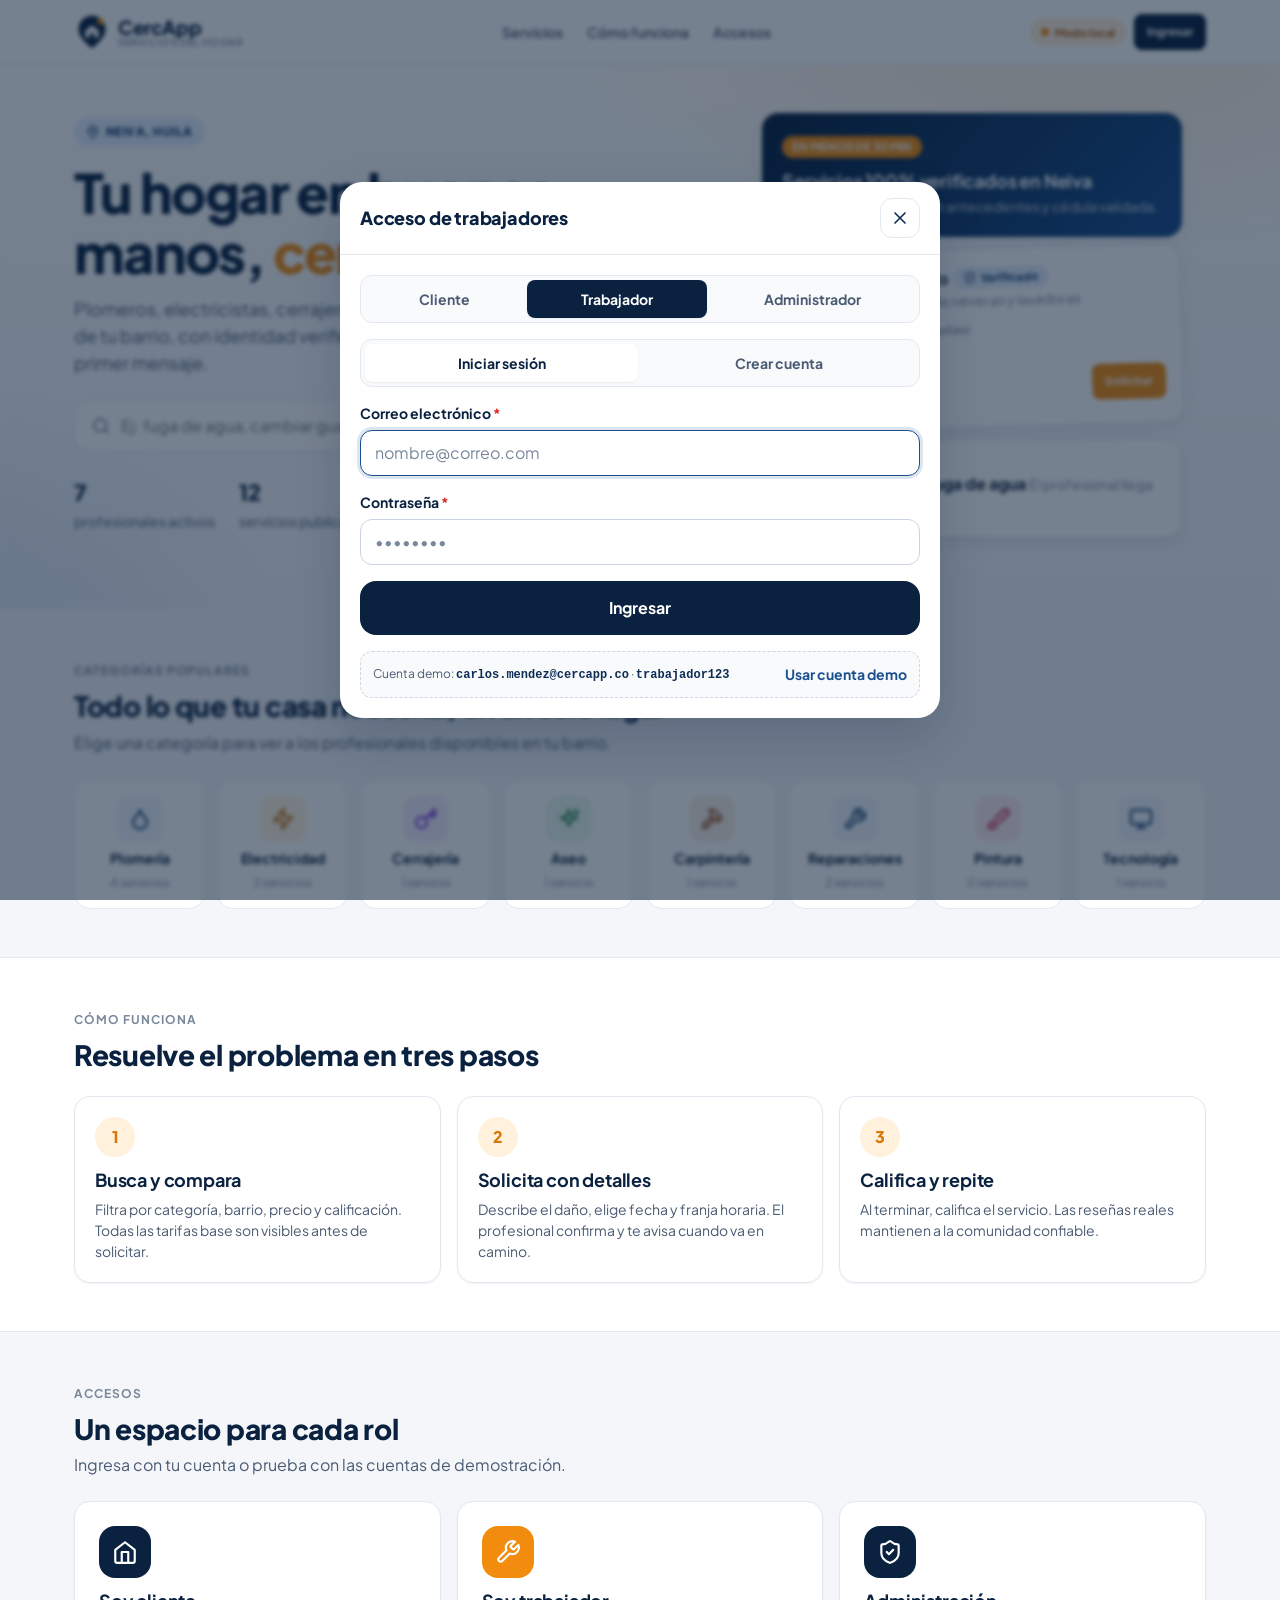
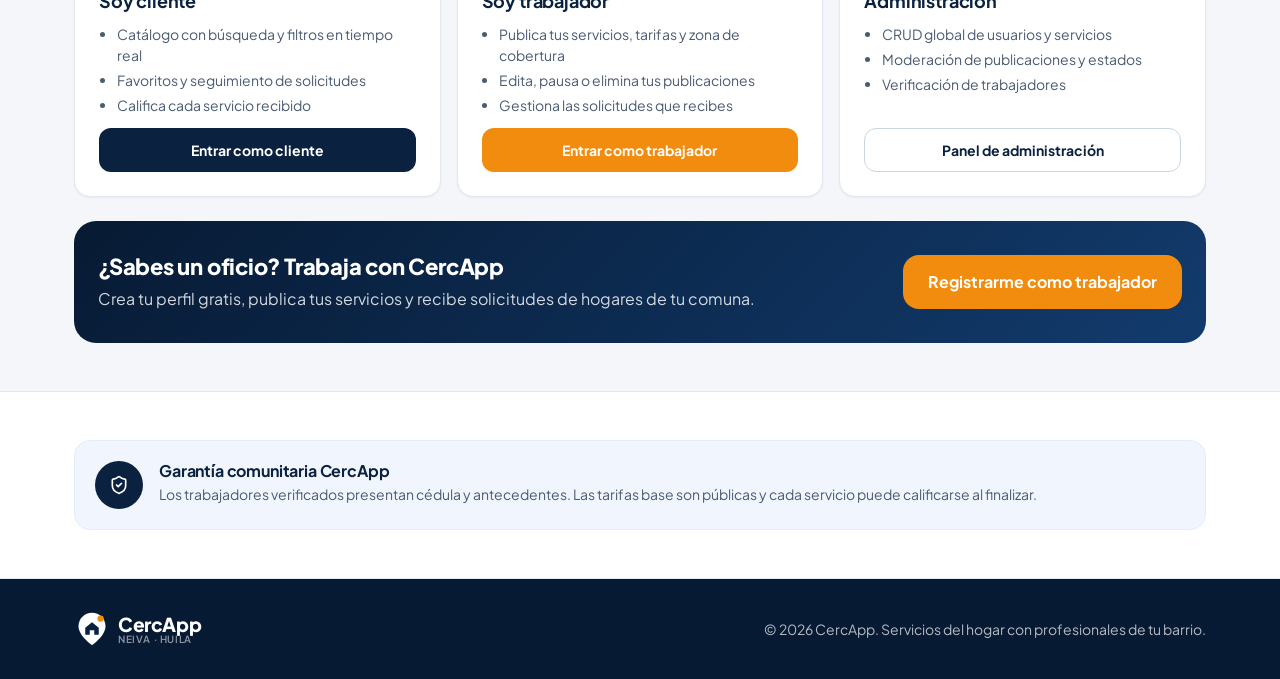
<file: trabajador_panel.html>
<!DOCTYPE html>
<!-- Ruta: trabajador_panel.html -->
<html lang="es">
<head>
  <meta charset="UTF-8">
  <meta name="viewport" content="width=device-width, initial-scale=1">
  <title>CercApp · Panel del trabajador</title>
  <meta name="theme-color" content="#0a2240">
  <link rel="preconnect" href="https://fonts.googleapis.com">
  <link rel="preconnect" href="https://fonts.gstatic.com" crossorigin>
  <link href="https://fonts.googleapis.com/css2?family=Plus+Jakarta+Sans:wght@400;500;600;700;800&display=swap" rel="stylesheet">
  <link rel="stylesheet" href="styles.css">
</head>
<body class="page-app">

  <header class="app-header">
    <div class="container app-header__inner">
      <a class="brand" href="index.html" aria-label="CercApp, inicio">
        <svg class="brand__mark" viewBox="0 0 40 40" aria-hidden="true"><path d="M20 2C11.7 2 5 8.6 5 16.8 5 28 20 38 20 38s15-10 15-21.2C35 8.6 28.3 2 20 2Z" fill="#0a2240"/><path d="M12.5 18.5 20 12.5l7.5 6v7a1 1 0 0 1-1 1h-4v-5h-5v5h-4a1 1 0 0 1-1-1z" fill="#fff"/><circle cx="29.5" cy="8.5" r="3.5" fill="#f28c0f"/></svg>
        <span class="brand__text"><strong>CercApp</strong><small>Panel del trabajador</small></span>
      </a>
      <div class="app-header__right">
        <span class="conn-badge" data-conexion>Conectando…</span>
        <button type="button" class="btn-icon" data-salir aria-label="Cerrar sesión" title="Cerrar sesión"><i data-icono="logout"></i></button>
      </div>
    </div>
  </header>

  <nav class="app-tabs" aria-label="Secciones del panel">
    <div class="app-tabs__inner" id="tabs">
      <button type="button" class="app-tab is-active" data-vista="servicios"><i data-icono="briefcase"></i>Mis servicios</button>
      <button type="button" class="app-tab" data-vista="solicitudes"><i data-icono="clipboard"></i>Solicitudes<span class="app-tab__count" id="cuenta-solicitudes"></span></button>
      <button type="button" class="app-tab" data-vista="perfil"><i data-icono="user"></i>Mi perfil</button>
    </div>
  </nav>

  <main class="container app-main">
    <!-- Resumen del trabajador -->
    <section class="worker-hero" id="resumen-trabajador" aria-label="Resumen"></section>

    <!-- ===================== VISTA: MIS SERVICIOS (CRUD) ===================== -->
    <section class="vista mt-6" id="vista-servicios">
      <div class="row-between wrap">
        <div class="vista-head">
          <h1>Mis servicios del hogar</h1>
          <p class="muted">Publica, edita, pausa o elimina lo que ofreces. Los servicios nuevos pasan por revisión del administrador.</p>
        </div>
        <button type="button" class="btn btn-accent" id="btn-nuevo-servicio"><i data-icono="plus"></i> Nuevo servicio</button>
      </div>
      <div class="segmented" id="filtro-servicios" aria-label="Filtrar por estado">
        <button type="button" data-filtro="TODOS" class="is-active">Todos</button>
        <button type="button" data-filtro="PUBLICADO">Publicados</button>
        <button type="button" data-filtro="PENDIENTE">En revisión</button>
        <button type="button" data-filtro="PAUSADO">Pausados</button>
        <button type="button" data-filtro="RECHAZADO">Rechazados</button>
      </div>
      <div class="svc-grid" id="lista-servicios">
        <div class="skeleton"></div><div class="skeleton"></div>
      </div>
    </section>

    <!-- ===================== VISTA: SOLICITUDES RECIBIDAS ===================== -->
    <section class="vista mt-6" id="vista-solicitudes" hidden>
      <div class="vista-head">
        <h1>Solicitudes recibidas</h1>
        <p class="muted">Acepta los trabajos y actualiza su estado para que el cliente siga el avance en vivo.</p>
      </div>
      <div class="segmented" id="filtro-solicitudes">
        <button type="button" data-filtro="ACTIVAS" class="is-active">Activas</button>
        <button type="button" data-filtro="PENDIENTE">Nuevas</button>
        <button type="button" data-filtro="COMPLETADA">Completadas</button>
        <button type="button" data-filtro="CANCELADA">Canceladas</button>
      </div>
      <div class="order-list" id="lista-solicitudes"></div>
    </section>

    <!-- ===================== VISTA: MI PERFIL ===================== -->
    <section class="vista mt-6" id="vista-perfil" hidden>
      <div class="vista-head">
        <h1>Mi perfil profesional</h1>
        <p class="muted">Esta información aparece en tu perfil público del catálogo.</p>
      </div>
      <form id="form-perfil" class="card card-pad stack" novalidate>
        <div class="form-alert" role="alert"></div>
        <div class="form-grid form-grid--2">
          <div class="field span-2">
            <label for="perfil-nombre">Nombre completo <span class="req">*</span></label>
            <input class="input" id="perfil-nombre" name="nombre" maxlength="100" autocomplete="name">
            <span class="field-error"></span>
          </div>
          <div class="field">
            <label for="perfil-email">Correo <span class="req">*</span></label>
            <input class="input" id="perfil-email" name="email" type="email" maxlength="120">
            <span class="field-error"></span>
          </div>
          <div class="field">
            <label for="perfil-telefono">Celular (10 dígitos) <span class="req">*</span></label>
            <input class="input" id="perfil-telefono" name="telefono" type="text" data-solo-numeros maxlength="10">
            <span class="field-error"></span>
          </div>
          <div class="field span-2">
            <label for="perfil-especialidad">Oficio o especialidad <span class="req">*</span></label>
            <input class="input" id="perfil-especialidad" name="especialidad" maxlength="120" placeholder="Ej: Plomería e instalaciones hidráulicas">
            <span class="field-error"></span>
          </div>
          <div class="field">
            <label for="perfil-anios">Años de experiencia <span class="req">*</span></label>
            <input class="input" id="perfil-anios" name="aniosExperiencia" type="text" data-solo-numeros maxlength="2" placeholder="0 a 60">
            <span class="field-error"></span>
          </div>
          <div class="field">
            <label for="perfil-barrio">Barrio base <span class="req">*</span></label>
            <select class="input" id="perfil-barrio" name="barrio"></select>
            <span class="field-error"></span>
          </div>
          <div class="field span-2">
            <label for="perfil-direccion">Dirección</label>
            <input class="input" id="perfil-direccion" name="direccion" maxlength="150">
            <span class="field-error"></span>
          </div>
          <div class="field span-2">
            <label for="perfil-password">Nueva contraseña</label>
            <input class="input" id="perfil-password" name="password" type="password" maxlength="100" autocomplete="new-password" placeholder="Déjala vacía para conservar la actual">
            <span class="field-error"></span>
          </div>
        </div>
        <div class="row wrap">
          <button type="submit" class="btn btn-primary">Guardar perfil</button>
          <button type="button" class="btn btn-outline" data-salir><i data-icono="logout"></i> Cerrar sesión</button>
        </div>
      </form>
    </section>
  </main>

  <!-- ===================== MODAL: CREAR / EDITAR SERVICIO ===================== -->
  <dialog class="modal modal--wide" id="modal-servicio" aria-labelledby="titulo-modal-servicio">
    <div class="modal__header">
      <h2 id="titulo-modal-servicio">Nuevo servicio</h2>
      <button type="button" class="btn-icon" data-cerrar-modal aria-label="Cerrar"><i data-icono="x"></i></button>
    </div>
    <form id="form-servicio" class="modal__body stack" novalidate>
      <input type="hidden" name="editandoId">
      <div class="form-alert" role="alert"></div>
      <div class="form-grid form-grid--2">
        <div class="field">
          <label for="svc-categoria">Categoría <span class="req">*</span></label>
          <select class="input" id="svc-categoria" name="categoria"></select>
          <span class="field-error"></span>
        </div>
        <div class="field">
          <label for="svc-titulo">Título del servicio <span class="req">*</span></label>
          <input class="input" id="svc-titulo" name="titulo" maxlength="120" placeholder="Ej: Destape de cañerías y sifones">
          <span class="field-error"></span>
        </div>
        <div class="field">
          <label for="svc-tarifa">Tarifa base en COP <span class="req">*</span></label>
          <input class="input" id="svc-tarifa" name="tarifa" type="text" data-solo-numeros maxlength="8" placeholder="Ej: 45000">
          <span class="field-hint">Solo números, sin puntos ni signos ($1.000 a $10.000.000).</span>
          <span class="field-error"></span>
        </div>
        <div class="field">
          <label for="svc-unidad">Se cobra <span class="req">*</span></label>
          <select class="input" id="svc-unidad" name="unidadTarifa"></select>
          <span class="field-error"></span>
        </div>
        <div class="field span-2">
          <label for="svc-disponibilidad">Disponibilidad <span class="req">*</span></label>
          <input class="input" id="svc-disponibilidad" name="disponibilidad" maxlength="150" list="lista-disponibilidad" placeholder="Ej: Lunes a sábado · 7:00 a.m. – 7:00 p.m.">
          <datalist id="lista-disponibilidad"></datalist>
          <span class="field-error"></span>
        </div>
        <div class="field span-2">
          <span class="field-label">Zona de cobertura (barrios de Neiva) <span class="req">*</span></span>
          <div class="chip-row chip-row--wrap" id="svc-zonas" role="group" aria-label="Barrios de cobertura"></div>
          <span class="field-error"></span>
        </div>
        <div class="field span-2">
          <div class="field-row">
            <label for="svc-descripcion">Descripción <span class="req">*</span></label>
            <span class="char-count" id="contador-svc"></span>
          </div>
          <textarea class="input" id="svc-descripcion" name="descripcion" maxlength="1000" data-contador="contador-svc"
                    placeholder="Qué incluye, materiales, garantía, herramientas…"></textarea>
          <span class="field-hint">Mínimo 20 caracteres.</span>
          <span class="field-error"></span>
        </div>
      </div>
      <div class="notice" id="aviso-moderacion">
        <i data-icono="info"></i>
        <span>Los servicios nuevos quedan <strong>En revisión</strong> hasta que el administrador los apruebe.</span>
      </div>
      <div class="row wrap" style="justify-content:flex-end">
        <button type="button" class="btn btn-ghost" data-cerrar-modal>Cancelar</button>
        <button type="submit" class="btn btn-primary" id="btn-guardar-servicio">Guardar servicio</button>
      </div>
    </form>
  </dialog>

  <script src="common.js"></script>
  <script src="trabajador_panel.js"></script>
</body>
</html>
</file>
<file: styles.css>
/* =====================================================================
   Ruta: styles.css
   CercApp — Estilos globales (mobile-first)
   ---------------------------------------------------------------------
   1. Variables de diseño        6. App (cliente / trabajador)
   2. Base y tipografía          7. Portal del cliente
   3. Utilidades                 8. Panel del trabajador
   4. Componentes reutilizables  9. Panel del administrador
   5. Landing (index.html)      10. Responsive: tablet ≥ 640 px, escritorio ≥ 1024 px
   ===================================================================== */

/* ============================ 1. VARIABLES ============================ */
:root {
  /* Marca: azul marino + naranja (según maquetas) */
  --c-navy-950: #071a33;
  --c-navy-900: #0a2240;
  --c-navy-800: #0e2d55;
  --c-navy-700: #123b6d;
  --c-navy-600: #1b4f8e;
  --c-blue-500: #2d6cdf;
  --c-blue-100: #e3edfc;
  --c-blue-50:  #f1f6fe;
  --c-orange-500: #f28c0f;
  --c-orange-600: #d97706;
  --c-orange-100: #fff1dc;
  --c-star: #f5a524;

  /* Estados */
  --c-green-700: #15803d;
  --c-green-100: #dcfce7;
  --c-red-600: #dc2626;
  --c-red-100: #fee2e2;
  --c-amber-700: #b45309;
  --c-amber-100: #fef3c7;

  /* Neutros */
  --c-text: #10213a;
  --c-text-2: #4a5b73;
  --c-text-3: #7a889c;
  --c-border: #e2e8f0;
  --c-border-2: #cbd5e1;
  --c-bg: #f4f6fa;
  --c-surface: #ffffff;
  --c-surface-2: #f8fafc;

  /* Tipografía */
  --font: 'Plus Jakarta Sans', system-ui, -apple-system, 'Segoe UI', Roboto, Arial, sans-serif;
  --fs-xs: .75rem;
  --fs-sm: .875rem;
  --fs-md: 1rem;
  --fs-lg: 1.125rem;
  --fs-xl: 1.375rem;
  --fs-2xl: 1.75rem;
  --fs-3xl: 2.25rem;

  /* Espaciado, radios y sombras */
  --sp-1: 4px; --sp-2: 8px; --sp-3: 12px; --sp-4: 16px; --sp-5: 20px; --sp-6: 24px; --sp-8: 32px; --sp-10: 48px;
  --r-sm: 8px;
  --r-md: 12px;
  --r-lg: 16px;
  --r-xl: 22px;
  --r-pill: 999px;
  --shadow-sm: 0 1px 2px rgba(10, 34, 64, .06);
  --shadow-md: 0 6px 18px rgba(10, 34, 64, .08);
  --shadow-lg: 0 20px 48px rgba(10, 34, 64, .18);

  --header-h: 64px;
  --bottomnav-h: 70px;
  --container: 1180px;
  --transition: 160ms ease;
}

/* ============================ 2. BASE ============================ */
*, *::before, *::after { box-sizing: border-box; }
[hidden] { display: none !important; }

html { -webkit-text-size-adjust: 100%; scroll-behavior: smooth; }

body {
  margin: 0;
  font-family: var(--font);
  font-size: var(--fs-md);
  line-height: 1.5;
  color: var(--c-text);
  background: var(--c-bg);
  -webkit-font-smoothing: antialiased;
}

h1, h2, h3, h4 { margin: 0; line-height: 1.2; color: var(--c-navy-900); letter-spacing: -.01em; }
h1 { font-size: var(--fs-2xl); font-weight: 800; }
h2 { font-size: var(--fs-xl); font-weight: 800; }
h3 { font-size: var(--fs-lg); font-weight: 700; }
p { margin: 0; }
a { color: var(--c-navy-600); text-decoration: none; }
a:hover { text-decoration: underline; }
img, svg { display: block; max-width: 100%; }
button, input, select, textarea { font: inherit; color: inherit; }
button { cursor: pointer; }
:focus-visible { outline: 3px solid rgba(45, 108, 223, .45); outline-offset: 2px; }

.icon { width: 20px; height: 20px; flex-shrink: 0; }
.icon.is-fill { fill: currentColor; }
.icon-sm { width: 16px; height: 16px; }
.icon-lg { width: 26px; height: 26px; }

/* ============================ 3. UTILIDADES ============================ */
.container { width: 100%; max-width: var(--container); margin-inline: auto; padding-inline: var(--sp-4); }
.stack { display: flex; flex-direction: column; gap: var(--sp-4); }
.stack-sm { display: flex; flex-direction: column; gap: var(--sp-2); }
.row { display: flex; align-items: center; gap: var(--sp-3); }
.row-between { display: flex; align-items: center; justify-content: space-between; gap: var(--sp-3); }
.wrap { flex-wrap: wrap; }
.grow { flex: 1 1 auto; min-width: 0; }
.muted { color: var(--c-text-2); }
.subtle { color: var(--c-text-3); font-size: var(--fs-sm); }
.text-accent { color: var(--c-orange-500); }
.text-sm { font-size: var(--fs-sm); }
.text-xs { font-size: var(--fs-xs); }
.fw-bold { font-weight: 700; }
.mt-2 { margin-top: var(--sp-2); }
.mt-4 { margin-top: var(--sp-4); }
.mt-6 { margin-top: var(--sp-6); }
.sr-only {
  position: absolute; width: 1px; height: 1px; padding: 0; margin: -1px;
  overflow: hidden; clip: rect(0, 0, 0, 0); white-space: nowrap; border: 0;
}
.label-caps {
  font-size: var(--fs-xs); font-weight: 700; letter-spacing: .08em; text-transform: uppercase; color: var(--c-text-3);
}
.section-head { display: flex; align-items: flex-end; justify-content: space-between; gap: var(--sp-3); margin-bottom: var(--sp-3); }
.link-btn {
  background: none; border: 0; padding: 0; color: var(--c-navy-600); font-weight: 700; font-size: var(--fs-sm);
}
.link-btn:hover { text-decoration: underline; }

/* ======================= 4. COMPONENTES REUTILIZABLES ======================= */

/* --- Marca --- */
.brand { display: inline-flex; align-items: center; gap: var(--sp-2); color: var(--c-navy-900); text-decoration: none; }
.brand:hover { text-decoration: none; }
.brand__mark { width: 36px; height: 36px; }
.brand__text { display: flex; flex-direction: column; line-height: 1.05; }
.brand__text strong { font-size: 1.2rem; font-weight: 800; letter-spacing: -.02em; }
.brand__text small { font-size: .62rem; font-weight: 600; letter-spacing: .06em; text-transform: uppercase; color: var(--c-text-3); }

/* --- Botones --- */
.btn {
  display: inline-flex; align-items: center; justify-content: center; gap: var(--sp-2);
  min-height: 44px; padding: 0 var(--sp-5);
  border: 1.5px solid transparent; border-radius: var(--r-md);
  font-weight: 700; font-size: var(--fs-sm); line-height: 1; white-space: nowrap;
  transition: background var(--transition), border-color var(--transition), color var(--transition), transform var(--transition);
  text-decoration: none;
}
.btn:hover { text-decoration: none; }
.btn:active { transform: translateY(1px); }
.btn:disabled, .btn.is-loading { opacity: .6; cursor: not-allowed; }
.btn.is-loading::after {
  content: ''; width: 14px; height: 14px; border-radius: 50%;
  border: 2px solid currentColor; border-right-color: transparent; animation: girar .7s linear infinite;
}
.btn-primary { background: var(--c-navy-900); color: #fff; }
.btn-primary:hover { background: var(--c-navy-700); }
.btn-accent { background: var(--c-orange-500); color: #fff; }
.btn-accent:hover { background: var(--c-orange-600); }
.btn-outline { background: var(--c-surface); color: var(--c-navy-900); border-color: var(--c-border-2); }
.btn-outline:hover { border-color: var(--c-navy-700); }
.btn-ghost { background: transparent; color: var(--c-navy-800); }
.btn-ghost:hover { background: var(--c-blue-50); }
.btn-danger { background: var(--c-red-600); color: #fff; }
.btn-danger:hover { background: #b91c1c; }
.btn-success { background: var(--c-green-700); color: #fff; }
.btn-success:hover { background: #166534; }
.btn-soft { background: var(--c-blue-50); color: var(--c-navy-800); }
.btn-soft:hover { background: var(--c-blue-100); }
.btn-sm { min-height: 36px; padding: 0 var(--sp-3); font-size: var(--fs-xs); border-radius: var(--r-sm); }
.btn-lg { min-height: 54px; padding: 0 var(--sp-6); font-size: var(--fs-md); border-radius: var(--r-lg); }
.btn-block { width: 100%; }

.btn-icon {
  display: inline-grid; place-items: center; width: 40px; height: 40px; flex-shrink: 0;
  border: 1.5px solid var(--c-border); border-radius: var(--r-md); background: var(--c-surface); color: var(--c-navy-800);
  transition: background var(--transition), border-color var(--transition);
}
.btn-icon:hover { background: var(--c-blue-50); border-color: var(--c-blue-100); }
.btn-icon--solid { background: var(--c-navy-900); border-color: var(--c-navy-900); color: #fff; width: 48px; height: 48px; }
.btn-icon--solid:hover { background: var(--c-navy-700); }
.btn-icon--danger { color: var(--c-red-600); }
.btn-icon--danger:hover { background: var(--c-red-100); border-color: var(--c-red-100); }
.btn-icon.is-active { background: var(--c-navy-900); color: #fff; border-color: var(--c-navy-900); }

/* --- Insignias --- */
.badge {
  display: inline-flex; align-items: center; gap: 4px;
  padding: 3px 10px; border-radius: var(--r-pill);
  font-size: .72rem; font-weight: 700; line-height: 1.4; white-space: nowrap;
}
.badge .icon { width: 13px; height: 13px; }
.badge-azul { background: var(--c-blue-100); color: var(--c-navy-700); }
.badge-verde { background: var(--c-green-100); color: var(--c-green-700); }
.badge-naranja { background: var(--c-orange-100); color: var(--c-amber-700); }
.badge-rojo { background: var(--c-red-100); color: var(--c-red-600); }
.badge-gris { background: var(--c-surface-2); color: var(--c-text-2); border: 1px solid var(--c-border); }
.badge-solid { background: var(--c-navy-900); color: #fff; }

/* --- Chips (filtros) --- */
.chip-row { display: flex; gap: var(--sp-2); overflow-x: auto; padding-bottom: 4px; scrollbar-width: none; }
.chip-row::-webkit-scrollbar { display: none; }
.chip-row--wrap { flex-wrap: wrap; overflow: visible; }
.chip {
  display: inline-flex; align-items: center; gap: 6px; flex-shrink: 0;
  min-height: 36px; padding: 0 var(--sp-4);
  border: 1.5px solid var(--c-border); border-radius: var(--r-pill); background: var(--c-surface);
  font-size: var(--fs-sm); font-weight: 600; color: var(--c-text-2);
  transition: all var(--transition);
}
.chip:hover { border-color: var(--c-navy-600); color: var(--c-navy-800); }
.chip.is-active { background: var(--c-navy-900); border-color: var(--c-navy-900); color: #fff; }
.chip .icon { width: 16px; height: 16px; }
.chip small { font-weight: 500; opacity: .75; }

/* Casillas con forma de chip (zonas de cobertura) */
.chip-check { position: relative; display: inline-flex; }
.chip-check input { position: absolute; opacity: 0; pointer-events: none; }
.chip-check span {
  display: inline-flex; align-items: center; min-height: 34px; padding: 0 var(--sp-3);
  border: 1.5px solid var(--c-border); border-radius: var(--r-pill); background: var(--c-surface);
  font-size: var(--fs-sm); font-weight: 600; color: var(--c-text-2); cursor: pointer; transition: all var(--transition);
}
.chip-check input:checked + span { background: var(--c-blue-100); border-color: var(--c-navy-600); color: var(--c-navy-800); }
.chip-check input:focus-visible + span { outline: 3px solid rgba(45, 108, 223, .45); outline-offset: 2px; }

/* --- Tarjetas --- */
.card {
  background: var(--c-surface); border: 1px solid var(--c-border); border-radius: var(--r-lg);
  box-shadow: var(--shadow-sm);
}
.card-pad { padding: var(--sp-4); }

/* --- Formularios --- */
.form-grid { display: grid; gap: var(--sp-4); grid-template-columns: 1fr; }
.field { display: flex; flex-direction: column; gap: 6px; min-width: 0; }
.field > label, .field > .field-label { font-size: var(--fs-sm); font-weight: 700; color: var(--c-navy-900); }
.field .req { color: var(--c-red-600); }
.input {
  width: 100%; min-height: 46px; padding: 10px 14px;
  border: 1.5px solid var(--c-border-2); border-radius: var(--r-md); background: var(--c-surface);
  font-size: var(--fs-md); transition: border-color var(--transition), box-shadow var(--transition);
}
.input::placeholder { color: var(--c-text-3); }
.input:focus { outline: none; border-color: var(--c-navy-600); box-shadow: 0 0 0 3px rgba(27, 79, 142, .15); }
.input[readonly] { background: var(--c-surface-2); color: var(--c-text-2); }
textarea.input { min-height: 110px; resize: vertical; }
select.input {
  appearance: none; padding-right: 40px;
  background-image: url("data:image/svg+xml,%3Csvg xmlns='http://www.w3.org/2000/svg' width='20' height='20' viewBox='0 0 24 24' fill='none' stroke='%23123b6d' stroke-width='2.2' stroke-linecap='round' stroke-linejoin='round'%3E%3Cpath d='m6 9 6 6 6-6'/%3E%3C/svg%3E");
  background-repeat: no-repeat; background-position: right 12px center;
}
.input.is-invalid, .is-invalid .chip-check span { border-color: var(--c-red-600); }
.input.is-invalid:focus { box-shadow: 0 0 0 3px rgba(220, 38, 38, .15); }
.field-error { min-height: 0; font-size: var(--fs-xs); font-weight: 600; color: var(--c-red-600); }
.field-error:empty { display: none; }
.field-hint { font-size: var(--fs-xs); color: var(--c-text-3); }
.field-row { display: flex; justify-content: space-between; gap: var(--sp-2); }
.check-row { display: flex; align-items: center; gap: var(--sp-2); font-size: var(--fs-sm); font-weight: 600; cursor: pointer; }
.check-row input { width: 18px; height: 18px; accent-color: var(--c-navy-700); }
.form-alert {
  display: flex; gap: var(--sp-2); padding: var(--sp-3); border-radius: var(--r-md);
  background: var(--c-red-100); color: var(--c-red-600); font-size: var(--fs-sm); font-weight: 600;
}
.form-alert:empty { display: none; }

/* --- Barra de búsqueda --- */
.search-row { display: flex; gap: var(--sp-2); align-items: center; }
.search-bar {
  flex: 1; display: flex; align-items: center; gap: var(--sp-2);
  min-height: 52px; padding: 0 var(--sp-4);
  background: var(--c-surface); border: 1.5px solid var(--c-border); border-radius: var(--r-lg);
  box-shadow: var(--shadow-sm); color: var(--c-text-3);
  transition: border-color var(--transition), box-shadow var(--transition);
}
.search-bar:focus-within { border-color: var(--c-navy-600); box-shadow: 0 0 0 3px rgba(27, 79, 142, .12); }
.search-bar input { flex: 1; min-width: 0; border: 0; outline: 0; background: transparent; font-size: var(--fs-md); color: var(--c-text); }
.search-bar input::-webkit-search-cancel-button { cursor: pointer; }

/* --- Avatares (iniciales sobre color) --- */
.avatar {
  --avatar-bg: var(--c-navy-600);
  position: relative; display: inline-grid; place-items: center; flex-shrink: 0;
  width: 48px; height: 48px; border-radius: var(--r-md);
  background: var(--avatar-bg); color: #fff; font-weight: 800; font-size: 1rem; letter-spacing: .02em;
}
.avatar--sm { width: 36px; height: 36px; font-size: .8rem; border-radius: 10px; }
.avatar--lg { width: 64px; height: 64px; font-size: 1.25rem; border-radius: var(--r-lg); }
.avatar--xl { width: 96px; height: 96px; font-size: 1.9rem; border-radius: 50%; }
.avatar--round { border-radius: 50%; }
.avatar__tick {
  position: absolute; right: -4px; bottom: -4px; display: grid; place-items: center;
  width: 20px; height: 20px; border-radius: 50%; border: 2px solid #fff;
  background: var(--c-blue-500); color: #fff;
}
.avatar__tick .icon { width: 11px; height: 11px; stroke-width: 3.5; }
.avatar--xl .avatar__tick { width: 28px; height: 28px; right: 2px; bottom: 2px; }
.avatar--xl .avatar__tick .icon { width: 15px; height: 15px; }

/* --- Estrellas --- */
.stars { display: inline-flex; gap: 2px; color: var(--c-star); }
.stars .icon { width: 15px; height: 15px; }
.rating { display: inline-flex; align-items: center; gap: 4px; font-weight: 700; font-size: var(--fs-sm); color: var(--c-text); }
.rating .icon { width: 15px; height: 15px; color: var(--c-star); fill: var(--c-star); }
.rating small { font-weight: 500; color: var(--c-text-3); }

/* --- Indicador de conexión API / modo local --- */
.conn-badge {
  display: inline-flex; align-items: center; gap: 6px;
  padding: 4px 10px; border-radius: var(--r-pill); border: 1px solid var(--c-border);
  background: var(--c-surface); font-size: .7rem; font-weight: 700; color: var(--c-text-2); cursor: pointer;
}
.conn-badge::before { content: ''; width: 8px; height: 8px; border-radius: 50%; background: var(--c-border-2); }
.conn-badge.is-online::before { background: #22c55e; box-shadow: 0 0 0 3px rgba(34, 197, 94, .2); }
.conn-badge.is-offline { background: var(--c-orange-100); border-color: #fcd9a6; color: var(--c-amber-700); }
.conn-badge.is-offline::before { background: var(--c-orange-500); }

/* --- Modales (<dialog>) — hoja inferior en móvil, centrados en escritorio --- */
dialog.modal {
  width: 100%; max-width: 100%; max-height: 92vh;
  margin: auto auto 0; padding: 0; border: 0;
  border-radius: var(--r-xl) var(--r-xl) 0 0; background: var(--c-surface); color: var(--c-text);
  box-shadow: var(--shadow-lg); overflow: hidden; display: none; flex-direction: column;
}
dialog.modal[open] { display: flex; animation: subir .22s ease-out; }
dialog.modal::backdrop { background: rgba(7, 26, 51, .55); backdrop-filter: blur(2px); }
.modal__header {
  display: flex; align-items: center; justify-content: space-between; gap: var(--sp-3);
  padding: var(--sp-4) var(--sp-5); border-bottom: 1px solid var(--c-border);
}
.modal__header h2 { font-size: var(--fs-lg); }
.modal__body { padding: var(--sp-5); overflow-y: auto; flex: 1 1 auto; }
.modal__footer {
  display: flex; justify-content: flex-end; gap: var(--sp-2); flex-wrap: wrap;
  padding: var(--sp-4) var(--sp-5); border-top: 1px solid var(--c-border); background: var(--c-surface-2);
}
.modal__title { font-size: var(--fs-lg); margin-bottom: var(--sp-2); }
dialog.modal--confirm { max-width: 420px; }

/* --- Segmentado (pestañas compactas) --- */
.segmented {
  display: flex; gap: 4px; padding: 4px; border-radius: var(--r-md);
  background: var(--c-surface-2); border: 1px solid var(--c-border); overflow-x: auto;
}
.segmented button {
  flex: 1 0 auto; min-height: 38px; padding: 0 var(--sp-3);
  border: 0; border-radius: var(--r-sm); background: transparent;
  font-size: var(--fs-sm); font-weight: 700; color: var(--c-text-2); white-space: nowrap;
}
.segmented button.is-active { background: var(--c-surface); color: var(--c-navy-900); box-shadow: var(--shadow-sm); }
.segmented--dark button.is-active { background: var(--c-navy-900); color: #fff; }

/* --- Avisos emergentes --- */
.toast-zone {
  position: fixed; z-index: 1000; left: 50%; transform: translateX(-50%);
  bottom: calc(var(--bottomnav-h) + 12px); width: min(92vw, 420px);
  display: flex; flex-direction: column; gap: var(--sp-2); pointer-events: none;
}
.toast {
  display: flex; align-items: flex-start; gap: var(--sp-2);
  padding: var(--sp-3) var(--sp-4); border-radius: var(--r-md);
  background: var(--c-navy-900); color: #fff; box-shadow: var(--shadow-lg);
  font-size: var(--fs-sm); font-weight: 600; pointer-events: auto; animation: subir .2s ease-out;
}
.toast--exito { background: #0f5132; }
.toast--error { background: #991b1b; }
.toast.is-leaving { opacity: 0; transform: translateY(6px); transition: all .25s ease; }

/* --- Estado vacío y carga --- */
.empty-state {
  display: flex; flex-direction: column; align-items: center; gap: var(--sp-2); text-align: center;
  padding: var(--sp-10) var(--sp-4); color: var(--c-text-2);
  border: 1.5px dashed var(--c-border-2); border-radius: var(--r-lg); background: var(--c-surface);
}
.empty-state .icon { width: 40px; height: 40px; color: var(--c-text-3); }
.empty-state h3 { font-size: var(--fs-md); }
.skeleton {
  height: 160px; border-radius: var(--r-lg);
  background: linear-gradient(90deg, #eef2f7 25%, #f7f9fc 37%, #eef2f7 63%); background-size: 400% 100%;
  animation: brillo 1.3s ease infinite;
}

/* --- Tablas (admin) --- */
.table-wrap { overflow-x: auto; border: 1px solid var(--c-border); border-radius: var(--r-lg); background: var(--c-surface); }
.table { width: 100%; border-collapse: collapse; font-size: var(--fs-sm); min-width: 760px; }
.table th {
  position: sticky; top: 0; text-align: left; padding: var(--sp-3) var(--sp-4);
  background: var(--c-surface-2); border-bottom: 1px solid var(--c-border);
  font-size: .7rem; font-weight: 800; letter-spacing: .06em; text-transform: uppercase; color: var(--c-text-3);
}
.table td { padding: var(--sp-3) var(--sp-4); border-bottom: 1px solid var(--c-border); vertical-align: middle; }
.table tr:last-child td { border-bottom: 0; }
.table tbody tr:hover { background: var(--c-blue-50); }
.table .input { min-height: 36px; padding: 6px 34px 6px 10px; font-size: var(--fs-sm); background-position: right 8px center; }
.cell-user { display: flex; align-items: center; gap: var(--sp-3); min-width: 220px; }
.cell-user strong { display: block; color: var(--c-navy-900); }
.cell-user span { display: block; font-size: var(--fs-xs); color: var(--c-text-3); }
.actions { display: flex; gap: var(--sp-1); justify-content: flex-end; }
.actions .btn-icon { width: 34px; height: 34px; border-radius: var(--r-sm); }
.actions .btn-icon .icon { width: 16px; height: 16px; }

/* --- Línea de tiempo (seguimiento de solicitudes) --- */
.timeline { list-style: none; margin: 0; padding: 0; display: flex; flex-direction: column; }
.timeline__item { position: relative; display: flex; gap: var(--sp-3); padding-bottom: var(--sp-4); }
.timeline__item:last-child { padding-bottom: 0; }
.timeline__item::before {
  content: ''; position: absolute; left: 11px; top: 26px; bottom: 2px; width: 2px; background: var(--c-border);
}
.timeline__item:last-child::before { display: none; }
.timeline__dot {
  position: relative; z-index: 1; display: grid; place-items: center; flex-shrink: 0;
  width: 24px; height: 24px; border-radius: 50%; border: 2px solid var(--c-border-2); background: var(--c-surface); color: #fff;
}
.timeline__dot .icon { width: 13px; height: 13px; stroke-width: 3; }
.timeline__item.is-done .timeline__dot { background: var(--c-navy-700); border-color: var(--c-navy-700); }
.timeline__item.is-done::before { background: var(--c-navy-700); }
.timeline__item.is-current .timeline__dot { background: var(--c-blue-500); border-color: var(--c-blue-100); box-shadow: 0 0 0 4px var(--c-blue-100); }
.timeline__text strong { display: block; font-size: var(--fs-sm); color: var(--c-navy-900); }
.timeline__item:not(.is-done):not(.is-current) .timeline__text strong { color: var(--c-text-3); font-weight: 600; }
.timeline__text span { font-size: var(--fs-xs); color: var(--c-text-3); }

/* --- Cuadro de cotización / garantía --- */
.quote-box { padding: var(--sp-4); border-radius: var(--r-lg); background: var(--c-blue-50); border: 1px solid var(--c-blue-100); }
.quote-line { display: flex; justify-content: space-between; gap: var(--sp-3); font-size: var(--fs-sm); padding: 4px 0; }
.quote-line strong { color: var(--c-navy-900); }
.quote-note {
  display: flex; gap: var(--sp-2); margin-top: var(--sp-3); padding: var(--sp-3); border-radius: var(--r-md);
  background: var(--c-orange-100); color: var(--c-amber-700); font-size: var(--fs-xs); font-weight: 600;
}
.guarantee-card {
  display: flex; gap: var(--sp-4); align-items: flex-start; padding: var(--sp-5);
  border-radius: var(--r-lg); background: var(--c-blue-50); border: 1px solid var(--c-blue-100);
}
.guarantee-card__icon {
  display: grid; place-items: center; flex-shrink: 0; width: 48px; height: 48px; border-radius: 50%;
  background: var(--c-navy-900); color: #fff;
}
.guarantee-card h3 { font-size: var(--fs-md); margin-bottom: 4px; }
.guarantee-card p { font-size: var(--fs-sm); color: var(--c-text-2); }

/* ============================ 5. LANDING ============================ */
.site-header {
  position: sticky; top: 0; z-index: 50; background: rgba(255, 255, 255, .92);
  backdrop-filter: blur(10px); border-bottom: 1px solid var(--c-border);
}
.site-header__inner { display: flex; align-items: center; justify-content: space-between; gap: var(--sp-4); min-height: var(--header-h); }
.site-nav { display: none; gap: var(--sp-6); }
.site-nav a { color: var(--c-text-2); font-weight: 600; font-size: var(--fs-sm); }
.site-nav a:hover { color: var(--c-navy-900); text-decoration: none; }
.site-header__actions { display: flex; align-items: center; gap: var(--sp-2); }

.hero {
  position: relative; overflow: hidden; padding: var(--sp-8) 0 var(--sp-10);
  background:
    radial-gradient(900px 400px at 85% -10%, rgba(242, 140, 15, .16), transparent 60%),
    radial-gradient(700px 500px at -10% 110%, rgba(45, 108, 223, .14), transparent 60%),
    linear-gradient(180deg, #fff 0%, var(--c-bg) 100%);
}
.hero__grid { display: grid; gap: var(--sp-8); align-items: center; }
.eyebrow {
  display: inline-flex; align-items: center; gap: 6px; padding: 6px 12px; border-radius: var(--r-pill);
  background: var(--c-blue-100); color: var(--c-navy-700); font-size: var(--fs-xs); font-weight: 800; letter-spacing: .04em;
}
.eyebrow .icon { width: 14px; height: 14px; }
.hero h1 { margin: var(--sp-4) 0 var(--sp-3); font-size: 2.1rem; line-height: 1.1; letter-spacing: -.03em; }
.lead { font-size: var(--fs-lg); color: var(--c-text-2); max-width: 560px; }
.hero__search { margin-top: var(--sp-6); padding-right: 6px; max-width: 580px; }
.hero__search .btn { min-height: 42px; }
.hero__stats { list-style: none; display: flex; flex-wrap: wrap; gap: var(--sp-6); margin: var(--sp-6) 0 0; padding: 0; }
.hero__stats strong { display: block; font-size: var(--fs-xl); font-weight: 800; color: var(--c-navy-900); }
.hero__stats span { font-size: var(--fs-sm); color: var(--c-text-2); }

.hero__visual { position: relative; display: flex; flex-direction: column; gap: var(--sp-3); max-width: 420px; margin-inline: auto; width: 100%; }
.mock-banner {
  padding: var(--sp-5); border-radius: var(--r-lg); color: #fff;
  background: linear-gradient(135deg, var(--c-navy-900), var(--c-navy-600)); box-shadow: var(--shadow-md);
}
.mock-banner .badge { background: var(--c-orange-500); color: #fff; }
.mock-banner h3 { color: #fff; margin: var(--sp-3) 0 4px; font-size: var(--fs-lg); }
.mock-banner p { font-size: var(--fs-sm); opacity: .8; }
.mock-card { padding: var(--sp-4); border-radius: var(--r-lg); background: var(--c-surface); border: 1px solid var(--c-border); box-shadow: var(--shadow-md); }
.mock-card--tilt { transform: rotate(-1.5deg); }

.section { padding: var(--sp-10) 0; }
.section--alt { background: var(--c-surface); border-block: 1px solid var(--c-border); }
.section__head { max-width: 640px; margin-bottom: var(--sp-6); }
.section__head h2 { font-size: var(--fs-2xl); margin-top: var(--sp-2); }
.section__head p { margin-top: var(--sp-2); color: var(--c-text-2); }

.cat-grid { display: grid; grid-template-columns: repeat(3, minmax(0, 1fr)); gap: var(--sp-3); }
.cat-card {
  display: flex; flex-direction: column; align-items: center; gap: var(--sp-2); text-align: center;
  padding: var(--sp-4) var(--sp-2); border: 1.5px solid var(--c-border); border-radius: var(--r-lg);
  background: var(--c-surface); transition: all var(--transition);
}
.cat-card:hover { border-color: var(--c-navy-600); transform: translateY(-2px); box-shadow: var(--shadow-md); }
.cat-card.is-active { border-color: var(--c-navy-900); background: var(--c-blue-50); box-shadow: 0 0 0 2px var(--c-navy-900) inset; }
.cat-card__icon { display: grid; place-items: center; width: 46px; height: 46px; border-radius: var(--r-md); background: var(--c-blue-50); color: var(--c-navy-700); }
.cat-card__icon .icon { width: 24px; height: 24px; }
.cat-card strong { font-size: var(--fs-sm); color: var(--c-navy-900); line-height: 1.2; }
.cat-card small { font-size: var(--fs-xs); color: var(--c-text-3); }
.cat-card[data-cat="ELECTRICIDAD"] .cat-card__icon { background: #fff4e0; color: #c26a00; }
.cat-card[data-cat="ASEO"] .cat-card__icon { background: #e8f8ef; color: #15803d; }
.cat-card[data-cat="CERRAJERIA"] .cat-card__icon { background: #f3eefe; color: #6d28d9; }
.cat-card[data-cat="PINTURA"] .cat-card__icon { background: #fdecef; color: #be123c; }
.cat-card[data-cat="CARPINTERIA"] .cat-card__icon { background: #f7efe6; color: #92400e; }

.steps { display: grid; gap: var(--sp-4); }
.step { padding: var(--sp-5); }
.step__num {
  display: grid; place-items: center; width: 40px; height: 40px; border-radius: 50%;
  background: var(--c-orange-100); color: var(--c-orange-600); font-weight: 800; margin-bottom: var(--sp-3);
}
.step p { font-size: var(--fs-sm); color: var(--c-text-2); margin-top: var(--sp-2); }

.role-grid { display: grid; gap: var(--sp-4); }
.role-card { display: flex; flex-direction: column; gap: var(--sp-3); padding: var(--sp-6); }
.role-card__icon { display: grid; place-items: center; width: 52px; height: 52px; border-radius: var(--r-lg); background: var(--c-navy-900); color: #fff; }
.role-card__icon .icon { width: 26px; height: 26px; }
.role-card--accent .role-card__icon { background: var(--c-orange-500); }
.role-card ul { margin: 0; padding-left: 1.1rem; color: var(--c-text-2); font-size: var(--fs-sm); display: flex; flex-direction: column; gap: 4px; }
.role-card .btn { margin-top: auto; }

.cta-band {
  display: flex; flex-direction: column; gap: var(--sp-4); padding: var(--sp-8) var(--sp-6);
  border-radius: var(--r-xl); color: #fff; background: linear-gradient(135deg, var(--c-navy-950), var(--c-navy-700));
}
.cta-band h2 { color: #fff; }
.cta-band p { opacity: .82; }

.site-footer { padding: var(--sp-8) 0; background: var(--c-navy-950); color: rgba(255, 255, 255, .7); font-size: var(--fs-sm); }
.site-footer .brand { color: #fff; }
.site-footer .brand__text small { color: rgba(255, 255, 255, .55); }
.site-footer__inner { display: flex; flex-direction: column; gap: var(--sp-4); }

.demo-accounts { padding: var(--sp-3); border-radius: var(--r-md); background: var(--c-surface-2); border: 1px dashed var(--c-border-2); font-size: var(--fs-xs); color: var(--c-text-2); }
.demo-accounts code { font-weight: 700; color: var(--c-navy-800); }

/* ======================= 6. APP (cliente / trabajador) ======================= */
.page-app { padding-bottom: calc(var(--bottomnav-h) + var(--sp-6)); }
.app-header {
  position: sticky; top: 0; z-index: 40; background: rgba(255, 255, 255, .95);
  backdrop-filter: blur(10px); border-bottom: 1px solid var(--c-border);
}
.app-header__inner { display: flex; align-items: center; justify-content: space-between; gap: var(--sp-3); min-height: 60px; }
.app-header__right { display: flex; align-items: center; gap: var(--sp-2); }
.location-pill {
  display: inline-flex; align-items: center; gap: 6px; padding: 6px 12px; border-radius: var(--r-pill);
  border: 1px solid var(--c-border); background: var(--c-surface); font-size: var(--fs-xs); font-weight: 700; color: var(--c-navy-800);
}
.location-pill .icon { width: 14px; height: 14px; color: var(--c-navy-600); }
.avatar-btn { padding: 0; border: 0; background: none; border-radius: 50%; }

/* Navegación inferior en móvil → pestañas superiores en escritorio */
.app-tabs {
  position: fixed; z-index: 45; left: 0; right: 0; bottom: 0;
  background: var(--c-surface); border-top: 1px solid var(--c-border); box-shadow: 0 -6px 20px rgba(10, 34, 64, .06);
  padding-bottom: env(safe-area-inset-bottom);
}
.app-tabs__inner { display: flex; justify-content: space-around; height: var(--bottomnav-h); padding-inline: var(--sp-2); }
.app-tab {
  position: relative; flex: 1; display: flex; flex-direction: column; align-items: center; justify-content: center; gap: 4px;
  border: 0; background: none; color: var(--c-text-3); font-size: .7rem; font-weight: 700;
}
.app-tab .icon { width: 22px; height: 22px; }
.app-tab.is-active { color: var(--c-navy-900); }
.app-tab.is-active::after {
  content: ''; position: absolute; top: 0; left: 30%; right: 30%; height: 3px; border-radius: 0 0 4px 4px; background: var(--c-orange-500);
}
.app-tab__count {
  position: absolute; top: 8px; left: calc(50% + 6px); min-width: 18px; height: 18px; padding: 0 5px;
  border-radius: var(--r-pill); background: var(--c-orange-500); color: #fff; font-size: .65rem; line-height: 18px; text-align: center;
}
.app-tab__count:empty { display: none; }
.app-main { padding-top: var(--sp-5); }
.vista { display: flex; flex-direction: column; gap: var(--sp-6); }
.vista-head h1 { font-size: var(--fs-2xl); }
.vista-head p { margin-top: 4px; }

/* ============================ 7. PORTAL DEL CLIENTE ============================ */
.greeting__hi { font-size: var(--fs-sm); color: var(--c-text-2); font-weight: 600; }
.greeting h1 { font-size: 1.9rem; margin: 2px 0 4px; }
.greeting p { color: var(--c-text-2); }

.filter-panel { padding: var(--sp-4); display: grid; gap: var(--sp-4); grid-template-columns: 1fr 1fr; }
.filter-panel .field:first-child, .filter-panel .filter-panel__actions { grid-column: 1 / -1; }
.filter-panel__actions { display: flex; justify-content: space-between; align-items: center; gap: var(--sp-3); flex-wrap: wrap; }

.promo-banner {
  position: relative; overflow: hidden; padding: var(--sp-5); border-radius: var(--r-lg); color: #fff;
  background: linear-gradient(120deg, var(--c-navy-900) 0%, var(--c-navy-600) 100%); box-shadow: var(--shadow-md);
}
.promo-banner .badge { background: var(--c-orange-500); color: #fff; }
.promo-banner h2 { color: #fff; font-size: var(--fs-xl); margin: var(--sp-3) 0 6px; max-width: 70%; }
.promo-banner p { font-size: var(--fs-sm); opacity: .82; max-width: 75%; }
.promo-banner__shield { position: absolute; right: -10px; bottom: -14px; width: 130px; height: 130px; opacity: .14; color: #fff; }

.live-card { display: flex; align-items: center; gap: var(--sp-3); padding: var(--sp-4); }
.live-card__icon { display: grid; place-items: center; width: 44px; height: 44px; border-radius: var(--r-md); background: var(--c-blue-50); color: var(--c-navy-700); flex-shrink: 0; }
.live-card__label { font-size: .68rem; font-weight: 800; letter-spacing: .08em; color: var(--c-orange-600); display: flex; align-items: center; gap: 6px; }
.live-card__label::before { content: ''; width: 7px; height: 7px; border-radius: 50%; background: var(--c-orange-500); animation: latido 1.4s infinite; }
.live-card strong { display: block; color: var(--c-navy-900); }

.active-filters { display: flex; flex-wrap: wrap; gap: var(--sp-2); }
.active-filters:empty { display: none; }
.active-filters .chip { min-height: 32px; font-size: var(--fs-xs); background: var(--c-navy-900); border-color: var(--c-navy-900); color: #fff; }

.pro-list { display: grid; gap: var(--sp-4); }
.pro-card { display: flex; flex-direction: column; gap: var(--sp-3); padding: var(--sp-4); transition: box-shadow var(--transition), transform var(--transition); }
.pro-card:hover { box-shadow: var(--shadow-md); }
.pro-card__top { display: flex; gap: var(--sp-3); align-items: flex-start; }
.pro-card__info { flex: 1; min-width: 0; }
.pro-card__name-row { display: flex; flex-wrap: wrap; align-items: center; gap: 6px; }
.pro-card__name-row h3 { font-size: var(--fs-md); }
.pro-card__title { font-size: var(--fs-sm); font-weight: 700; color: var(--c-navy-600); margin-top: 2px; }
.pro-card__meta { display: flex; flex-wrap: wrap; align-items: center; gap: 4px 10px; margin-top: 6px; font-size: var(--fs-xs); color: var(--c-text-2); }
.pro-card__meta span { display: inline-flex; align-items: center; gap: 3px; }
.pro-card__meta .icon { width: 13px; height: 13px; }
.pro-card__desc {
  font-size: var(--fs-sm); color: var(--c-text-2);
  display: -webkit-box; -webkit-line-clamp: 2; -webkit-box-orient: vertical; overflow: hidden;
}
.pro-card__footer { display: flex; align-items: flex-end; justify-content: space-between; gap: var(--sp-3); padding-top: var(--sp-3); border-top: 1px solid var(--c-border); flex-wrap: wrap; }
.price small { display: block; font-size: var(--fs-xs); color: var(--c-text-3); }
.price strong { font-size: var(--fs-xl); font-weight: 800; color: var(--c-navy-900); }
.price strong span { font-size: var(--fs-xs); font-weight: 700; color: var(--c-text-3); margin-left: 2px; }
.pro-card__actions { display: flex; gap: var(--sp-2); }

.fav-btn {
  display: grid; place-items: center; width: 38px; height: 38px; flex-shrink: 0; border-radius: 50%;
  border: 1.5px solid var(--c-border); background: var(--c-surface); color: var(--c-text-3); transition: all var(--transition);
}
.fav-btn:hover { color: #e11d48; border-color: #fecdd3; }
.fav-btn.is-active { color: #e11d48; background: #fff1f2; border-color: #fecdd3; }
.fav-btn.is-active .icon { fill: currentColor; }

/* Perfil profesional (modal) */
.profile-hero { display: flex; flex-direction: column; align-items: center; text-align: center; gap: var(--sp-2); }
.profile-hero h2 { font-size: var(--fs-2xl); }
.stat-row { display: grid; grid-template-columns: repeat(3, 1fr); border: 1px solid var(--c-border); border-radius: var(--r-lg); overflow: hidden; }
.stat-row .stat { padding: var(--sp-3); text-align: center; }
.stat-row .stat + .stat { border-left: 1px solid var(--c-border); }
.stat strong { display: block; font-size: var(--fs-lg); font-weight: 800; color: var(--c-navy-900); }
.stat span { font-size: var(--fs-xs); color: var(--c-text-3); }
.service-line { display: flex; align-items: center; gap: var(--sp-3); padding: var(--sp-3) 0; border-bottom: 1px solid var(--c-border); }
.service-line:last-child { border-bottom: 0; }
.service-line__icon { display: grid; place-items: center; width: 40px; height: 40px; border-radius: var(--r-md); background: var(--c-blue-50); color: var(--c-navy-700); flex-shrink: 0; }
.service-line strong { display: block; font-size: var(--fs-sm); color: var(--c-navy-900); }
.service-line small { color: var(--c-text-3); font-size: var(--fs-xs); }
.service-line__price { margin-left: auto; text-align: right; }
.service-line__price small { display: block; }
.service-line__price strong { font-size: var(--fs-md); }

.mini-pro { display: flex; align-items: center; gap: var(--sp-3); padding: var(--sp-3); border-radius: var(--r-lg); background: var(--c-blue-50); }
.char-count { font-size: var(--fs-xs); color: var(--c-text-3); }

/* Tarjeta de solicitud (cliente y trabajador) */
.order-list { display: grid; gap: var(--sp-4); }
.order-card { padding: var(--sp-4); display: flex; flex-direction: column; gap: var(--sp-4); }
.order-card__head { display: flex; justify-content: space-between; align-items: flex-start; gap: var(--sp-3); }
.order-card__head h3 { font-size: var(--fs-lg); margin-top: 6px; }
.order-card__who { display: flex; align-items: center; gap: var(--sp-3); padding: var(--sp-3); border-radius: var(--r-md); background: var(--c-surface-2); }
.order-card__who strong { display: block; font-size: var(--fs-sm); color: var(--c-navy-900); }
.order-card__who span { font-size: var(--fs-xs); color: var(--c-text-3); }
.order-card__detail { font-size: var(--fs-sm); color: var(--c-text-2); }
.order-card__actions { display: flex; gap: var(--sp-2); flex-wrap: wrap; }
.order-card__actions .btn { flex: 1 1 140px; }

.rating-box { padding: var(--sp-4); border-radius: var(--r-lg); background: var(--c-surface-2); border: 1px solid var(--c-border); display: flex; flex-direction: column; gap: var(--sp-3); }
.rating-input { display: flex; gap: var(--sp-2); justify-content: center; }
.rating-input button { border: 0; background: none; padding: 2px; color: var(--c-border-2); transition: transform var(--transition), color var(--transition); }
.rating-input button .icon { width: 34px; height: 34px; fill: currentColor; }
.rating-input button:hover { transform: scale(1.12); }
.rating-input button.is-on { color: var(--c-star); }

/* ============================ 8. PANEL DEL TRABAJADOR ============================ */
.worker-hero { display: flex; flex-direction: column; gap: var(--sp-4); padding: var(--sp-5); color: #fff; border-radius: var(--r-xl); background: linear-gradient(135deg, var(--c-navy-950), var(--c-navy-600)); }
.worker-hero h1 { color: #fff; font-size: var(--fs-xl); }
.worker-hero p { opacity: .82; font-size: var(--fs-sm); }
.worker-hero .avatar { box-shadow: 0 0 0 3px rgba(255, 255, 255, .25); }
.worker-hero .badge-gris { background: rgba(255, 255, 255, .14); border-color: transparent; color: #fff; }
.kpi-grid { display: grid; grid-template-columns: repeat(2, 1fr); gap: var(--sp-3); }
.kpi { padding: var(--sp-3); border-radius: var(--r-md); background: rgba(255, 255, 255, .1); }
.kpi strong { display: block; font-size: var(--fs-xl); font-weight: 800; }
.kpi span { font-size: var(--fs-xs); opacity: .8; }

.svc-grid { display: grid; gap: var(--sp-4); }
.svc-card { padding: var(--sp-4); display: flex; flex-direction: column; gap: var(--sp-3); }
.svc-card__head { display: flex; gap: var(--sp-3); align-items: flex-start; }
.svc-card__head h3 { font-size: var(--fs-md); }
.svc-card__facts { display: grid; gap: 6px; font-size: var(--fs-sm); color: var(--c-text-2); }
.svc-card__facts div { display: flex; gap: 6px; align-items: flex-start; }
.svc-card__facts .icon { width: 16px; height: 16px; margin-top: 2px; color: var(--c-navy-600); }
.svc-card__foot { display: flex; justify-content: space-between; align-items: center; gap: var(--sp-2); padding-top: var(--sp-3); border-top: 1px solid var(--c-border); flex-wrap: wrap; }
.svc-card--rechazado { border-color: #fecaca; }
.notice {
  display: flex; gap: var(--sp-2); padding: var(--sp-3); border-radius: var(--r-md);
  background: var(--c-amber-100); color: var(--c-amber-700); font-size: var(--fs-xs); font-weight: 600;
}
.notice--rojo { background: var(--c-red-100); color: var(--c-red-600); }
.notice .icon { width: 16px; height: 16px; }

/* ============================ 9. PANEL DEL ADMINISTRADOR ============================ */
.page-admin { background: var(--c-bg); }
.admin-layout { min-height: 100vh; display: flex; flex-direction: column; }
.sidebar { background: var(--c-navy-950); color: rgba(255, 255, 255, .75); padding: var(--sp-3) var(--sp-4); display: flex; flex-direction: column; gap: var(--sp-3); position: sticky; top: 0; z-index: 30; }
.sidebar .brand { color: #fff; }
.sidebar .brand__text small { color: rgba(255, 255, 255, .5); }
.sidebar__top { display: flex; align-items: center; justify-content: space-between; gap: var(--sp-2); }
.sidebar__nav { display: flex; gap: var(--sp-1); overflow-x: auto; scrollbar-width: none; }
.sidebar__nav::-webkit-scrollbar { display: none; }
.sidebar__link {
  display: flex; align-items: center; gap: var(--sp-2); flex-shrink: 0;
  padding: 10px 14px; border: 0; border-radius: var(--r-md); background: transparent;
  color: rgba(255, 255, 255, .72); font-size: var(--fs-sm); font-weight: 700; text-align: left;
}
.sidebar__link:hover { background: rgba(255, 255, 255, .08); color: #fff; }
.sidebar__link.is-active { background: rgba(255, 255, 255, .12); color: #fff; box-shadow: inset 3px 0 0 var(--c-orange-500); }
.sidebar__link .count { margin-left: auto; padding: 0 7px; border-radius: var(--r-pill); background: var(--c-orange-500); color: #fff; font-size: .68rem; line-height: 18px; }
.sidebar__link .count:empty { display: none; }
.sidebar__foot { display: none; }
.sidebar .conn-badge { background: rgba(255, 255, 255, .08); border-color: rgba(255, 255, 255, .15); color: #fff; }
.sidebar .conn-badge.is-offline { background: rgba(242, 140, 15, .18); border-color: rgba(242, 140, 15, .4); color: #ffd7a0; }

.admin-main { flex: 1; padding: var(--sp-5) var(--sp-4) var(--sp-10); display: flex; flex-direction: column; gap: var(--sp-5); min-width: 0; }
.admin-topbar { display: flex; flex-wrap: wrap; justify-content: space-between; align-items: flex-end; gap: var(--sp-3); }
.admin-topbar h1 { font-size: var(--fs-2xl); }
.stat-grid { display: grid; grid-template-columns: repeat(2, 1fr); gap: var(--sp-3); }
.stat-card { padding: var(--sp-4); display: flex; flex-direction: column; gap: var(--sp-2); }
.stat-card__icon { display: grid; place-items: center; width: 40px; height: 40px; border-radius: var(--r-md); background: var(--c-blue-50); color: var(--c-navy-700); }
.stat-card strong { font-size: var(--fs-2xl); font-weight: 800; color: var(--c-navy-900); line-height: 1; }
.stat-card span { font-size: var(--fs-xs); font-weight: 600; color: var(--c-text-2); }
.stat-card--alerta .stat-card__icon { background: var(--c-orange-100); color: var(--c-orange-600); }
.panel-grid { display: grid; gap: var(--sp-4); }
.panel { padding: var(--sp-5); display: flex; flex-direction: column; gap: var(--sp-4); }
.toolbar { display: flex; flex-wrap: wrap; gap: var(--sp-2); align-items: center; }
.toolbar .search-bar { min-height: 44px; flex: 1 1 240px; box-shadow: none; }
.toolbar select.input { width: auto; min-height: 44px; flex: 0 1 180px; }
.bar-list { display: flex; flex-direction: column; gap: var(--sp-3); }
.bar__label { display: flex; justify-content: space-between; font-size: var(--fs-sm); font-weight: 600; margin-bottom: 4px; }
.bar__track { height: 10px; border-radius: var(--r-pill); background: var(--c-surface-2); border: 1px solid var(--c-border); overflow: hidden; }
.bar__fill { height: 100%; border-radius: inherit; background: linear-gradient(90deg, var(--c-navy-700), var(--c-blue-500)); }
.mod-item { display: flex; align-items: center; gap: var(--sp-3); padding: var(--sp-3) 0; border-bottom: 1px solid var(--c-border); flex-wrap: wrap; }
.mod-item:last-child { border-bottom: 0; }
.mod-item strong { display: block; font-size: var(--fs-sm); color: var(--c-navy-900); }
.mod-item span { font-size: var(--fs-xs); color: var(--c-text-3); }
.switch { position: relative; display: inline-flex; width: 42px; height: 24px; flex-shrink: 0; }
.switch input { opacity: 0; width: 0; height: 0; }
.switch span { position: absolute; inset: 0; border-radius: var(--r-pill); background: var(--c-border-2); transition: background var(--transition); cursor: pointer; }
.switch span::before { content: ''; position: absolute; top: 3px; left: 3px; width: 18px; height: 18px; border-radius: 50%; background: #fff; box-shadow: var(--shadow-sm); transition: transform var(--transition); }
.switch input:checked + span { background: var(--c-green-700); }
.switch input:checked + span::before { transform: translateX(18px); }
.switch input:focus-visible + span { outline: 3px solid rgba(45, 108, 223, .45); outline-offset: 2px; }

/* ============================ ANIMACIONES ============================ */
@keyframes girar { to { transform: rotate(360deg); } }
@keyframes subir { from { opacity: 0; transform: translateY(14px); } to { opacity: 1; transform: none; } }
@keyframes brillo { 0% { background-position: 100% 50%; } 100% { background-position: 0 50%; } }
@keyframes latido { 0%, 100% { opacity: 1; } 50% { opacity: .3; } }
@media (prefers-reduced-motion: reduce) {
  *, *::before, *::after { animation-duration: .01ms !important; transition-duration: .01ms !important; scroll-behavior: auto !important; }
}

/* ============================ 10. RESPONSIVE ============================ */

/* ---- Tablet (≥ 640 px) ---- */
@media (min-width: 640px) {
  .container { padding-inline: var(--sp-6); }
  h1 { font-size: var(--fs-3xl); }
  .form-grid--2 { grid-template-columns: 1fr 1fr; }
  .form-grid--2 .span-2 { grid-column: 1 / -1; }
  .cat-grid { grid-template-columns: repeat(4, minmax(0, 1fr)); }
  .hero h1 { font-size: 2.8rem; }
  .steps { grid-template-columns: repeat(3, 1fr); }
  .role-grid { grid-template-columns: repeat(2, 1fr); }
  .pro-list, .svc-grid, .order-list { grid-template-columns: repeat(2, minmax(0, 1fr)); }
  .stat-grid { grid-template-columns: repeat(3, 1fr); }
  .kpi-grid { grid-template-columns: repeat(4, 1fr); }
  .filter-panel { grid-template-columns: repeat(4, 1fr); }
  .filter-panel .field:first-child { grid-column: auto; }
  .worker-hero { flex-direction: row; align-items: center; justify-content: space-between; }
  .cta-band { flex-direction: row; align-items: center; justify-content: space-between; }
  .site-footer__inner { flex-direction: row; justify-content: space-between; align-items: center; }

  dialog.modal {
    width: min(92vw, 600px); max-height: 88vh; margin: auto;
    border-radius: var(--r-xl);
  }
  dialog.modal--wide { width: min(94vw, 760px); }
}

/* ---- Escritorio (≥ 1024 px) ---- */
@media (min-width: 1024px) {
  .site-nav { display: flex; }
  .hero { padding: var(--sp-10) 0 72px; }
  .hero__grid { grid-template-columns: 1.15fr .85fr; }
  .hero h1 { font-size: 3.4rem; }
  .cat-grid--landing { grid-template-columns: repeat(8, minmax(0, 1fr)); }
  .role-grid { grid-template-columns: repeat(3, 1fr); }

  /* App: la navegación inferior pasa a ser una barra de pestañas superior */
  .page-app { padding-bottom: var(--sp-10); }
  .app-tabs { position: sticky; top: 60px; bottom: auto; border-top: 0; border-bottom: 1px solid var(--c-border); box-shadow: none; }
  .app-tabs__inner { justify-content: flex-start; gap: var(--sp-2); height: 56px; max-width: var(--container); margin-inline: auto; padding-inline: var(--sp-6); }
  .app-tab { flex: 0 0 auto; flex-direction: row; gap: var(--sp-2); padding: 0 var(--sp-4); font-size: var(--fs-sm); }
  .app-tab .icon { width: 19px; height: 19px; }
  .app-tab.is-active::after { top: auto; bottom: 0; left: var(--sp-3); right: var(--sp-3); border-radius: 4px 4px 0 0; }
  .app-tab__count { position: static; }
  .toast-zone { bottom: 24px; }

  .explorar-layout { display: grid; grid-template-columns: 1fr 340px; gap: var(--sp-6); align-items: start; }
  .explorar-aside { position: sticky; top: 140px; display: flex; flex-direction: column; gap: var(--sp-4); }
  .pro-list, .svc-grid { grid-template-columns: repeat(2, minmax(0, 1fr)); }
  .order-list { grid-template-columns: repeat(2, minmax(0, 1fr)); }

  /* Admin con barra lateral */
  .admin-layout { flex-direction: row; }
  .sidebar { width: 260px; height: 100vh; padding: var(--sp-6) var(--sp-4); gap: var(--sp-6); }
  .sidebar__nav { flex-direction: column; overflow: visible; }
  .sidebar__link { width: 100%; }
  .sidebar__foot { display: flex; flex-direction: column; gap: var(--sp-2); margin-top: auto; }
  .sidebar__top .btn-icon { display: none; }
  .admin-main { padding: var(--sp-8); }
  .stat-grid { grid-template-columns: repeat(6, 1fr); }
  .panel-grid { grid-template-columns: 1.3fr 1fr; }
}

/* Ajuste móvil estrecho: encabezado compacto */
@media (max-width: 479px) {
  .app-header .location-pill { display: none; }
  .app-header .brand__text small { display: none; }
}
</file>
